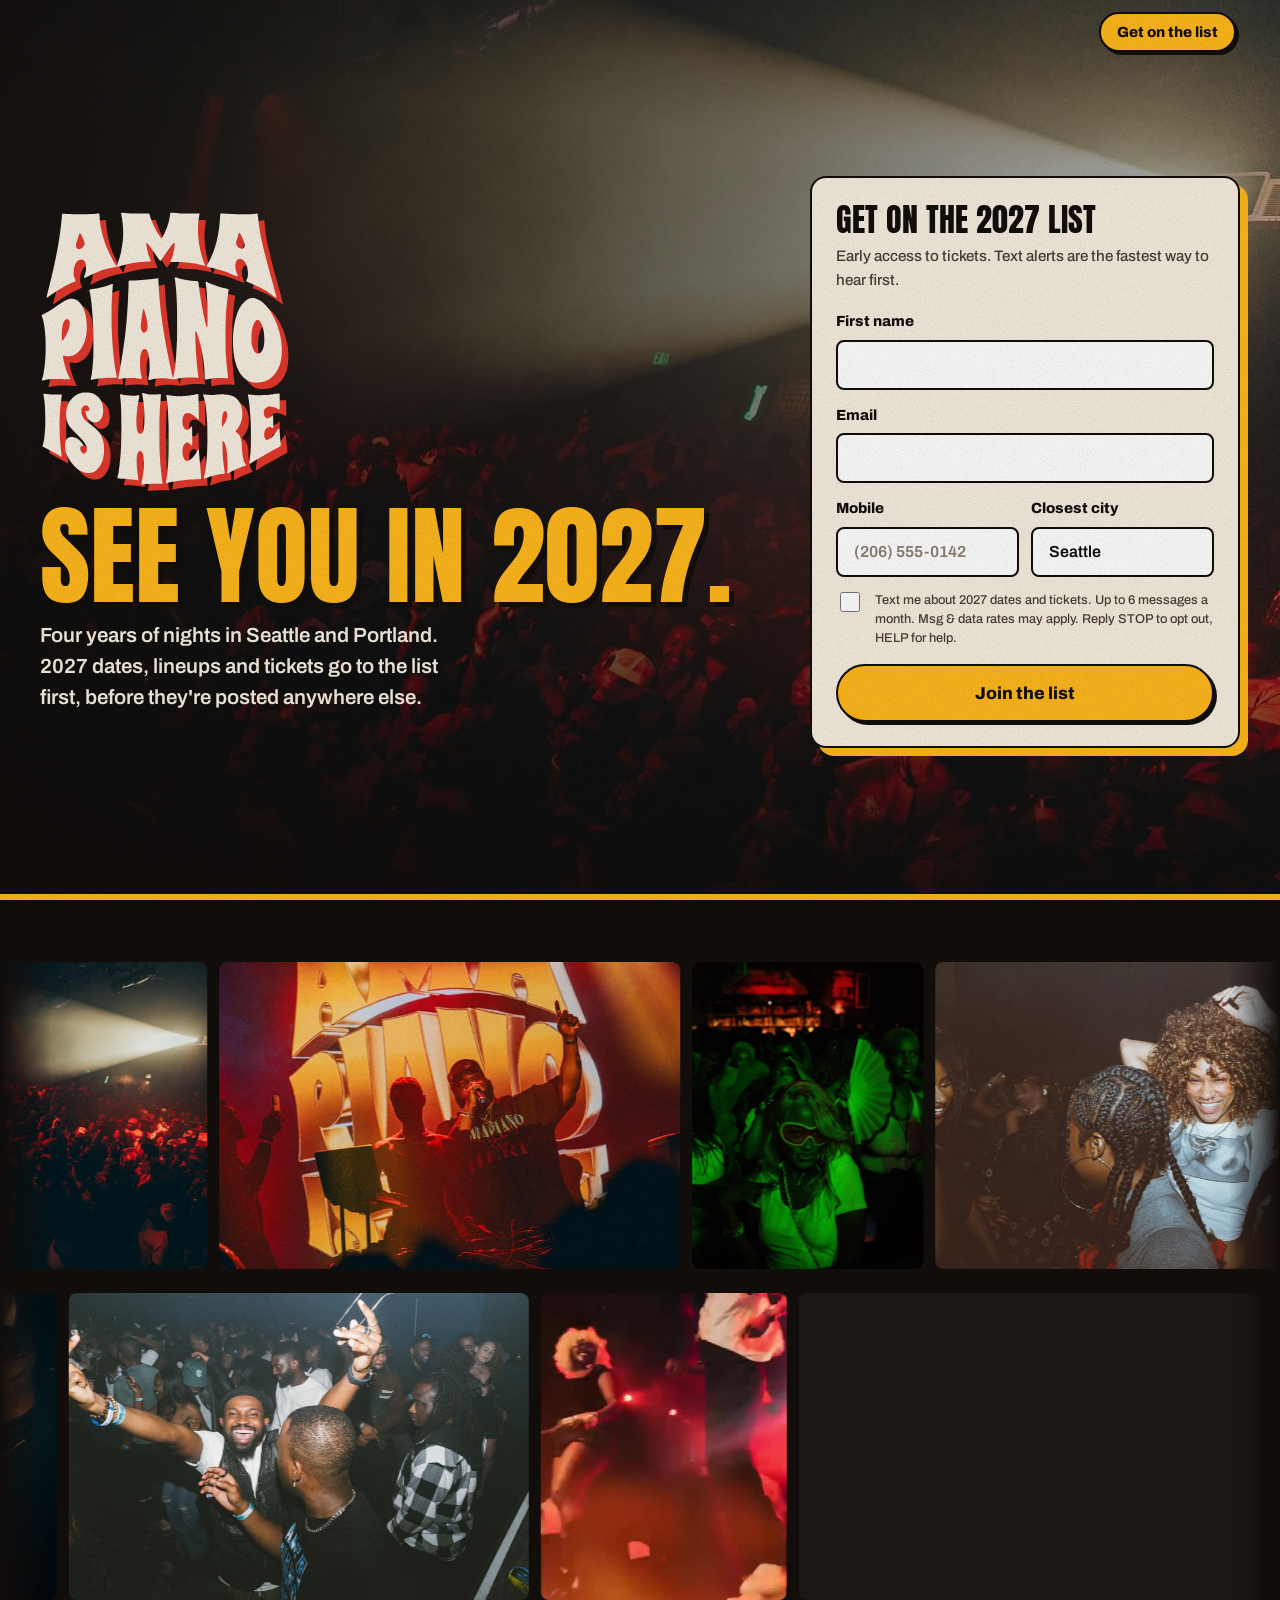
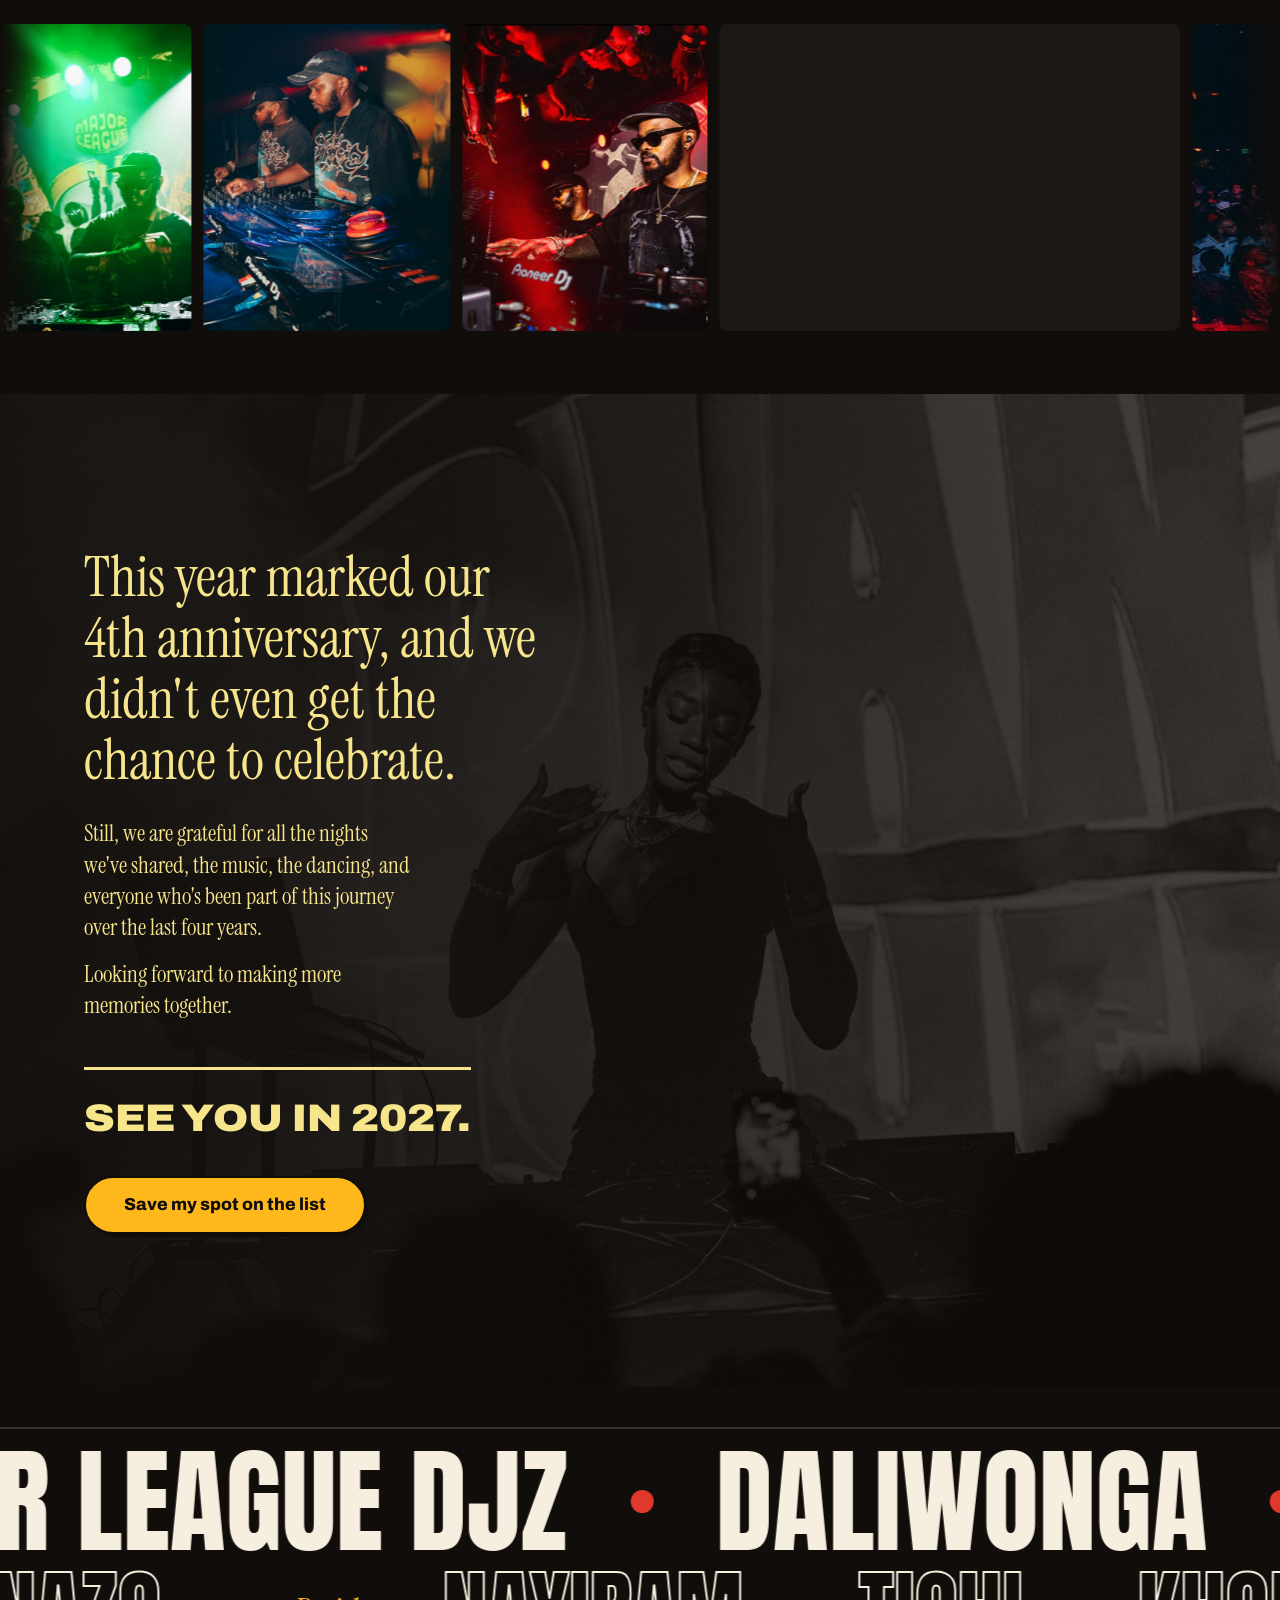
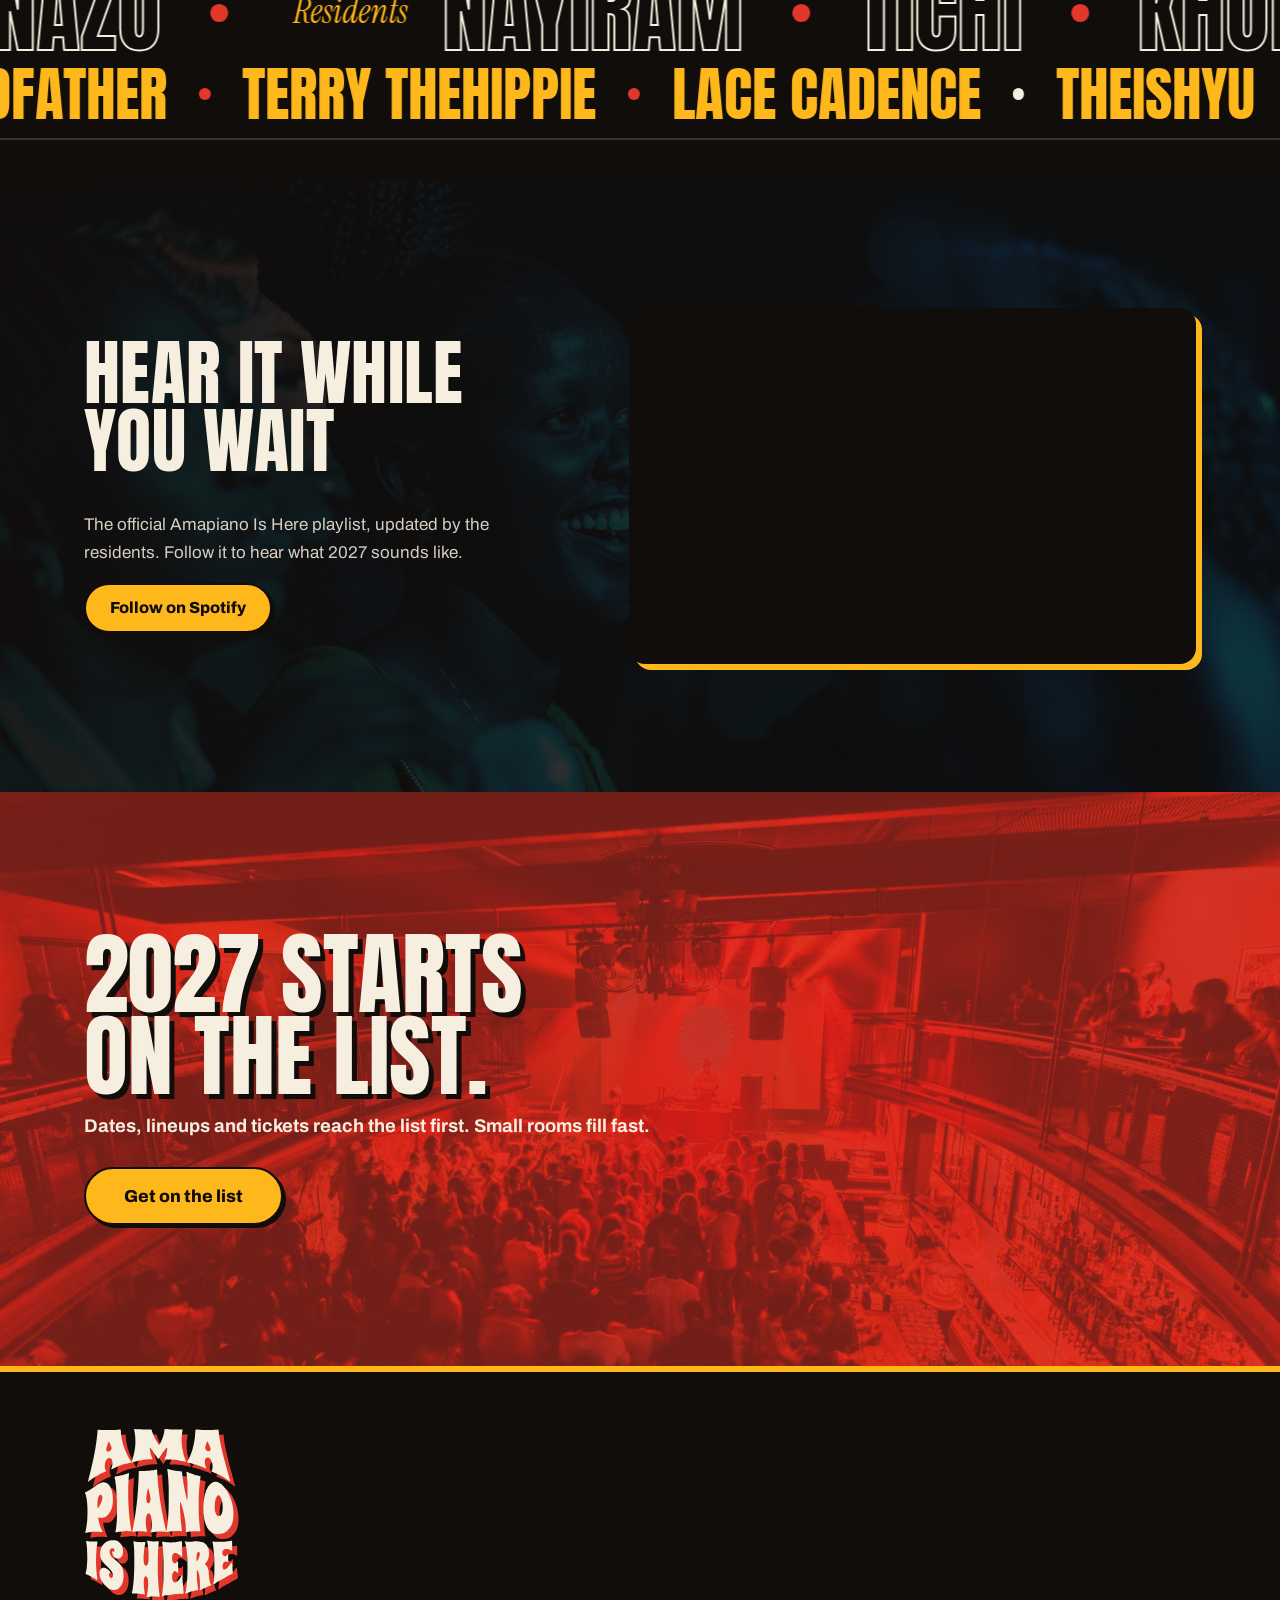
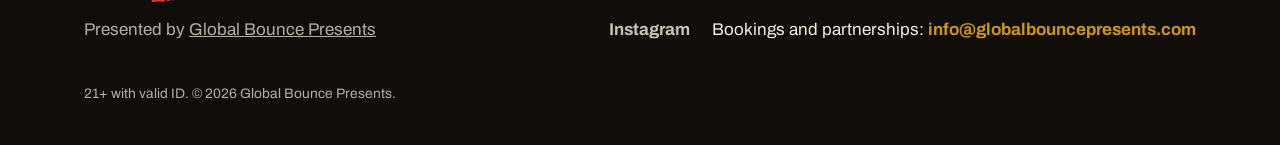
<file: public/index.html>
<!doctype html>
<html lang="en">
<head>
  <meta charset="utf-8">
  <meta name="viewport" content="width=device-width, initial-scale=1, viewport-fit=cover">
  <title>Amapiano Is Here — See you in 2027</title>
  <meta name="description" content="Amapiano Is Here returns in 2027. Join the list for first access to dates, lineups and tickets in Seattle and Portland.">
  <meta name="theme-color" content="#110D0B">
  <meta property="og:type" content="website">
  <meta property="og:url" content="https://www.amapianoishere.com/">
  <meta property="og:title" content="Amapiano Is Here — See you in 2027">
  <meta property="og:description" content="2027 dates, lineups and tickets go to the list first.">
  <meta property="og:image" content="https://www.amapianoishere.com/assets/og-image.png">
  <meta name="twitter:card" content="summary_large_image">
  <link rel="icon" href="/assets/favicon.svg" type="image/svg+xml">
  <link rel="preload" as="image" href="assets/photos/beam-crowd-1600.jpg" imagesrcset="assets/photos/beam-crowd-800.jpg 800w, assets/photos/beam-crowd-1600.jpg 1600w" imagesizes="100vw">
  <link rel="preconnect" href="https://fonts.googleapis.com">
  <link rel="preconnect" href="https://fonts.gstatic.com" crossorigin>
  <link href="https://fonts.googleapis.com/css2?family=Anton&family=Archivo:wdth,wght@62..125,400..900&family=Instrument+Serif:ital@0;1&display=swap" rel="stylesheet">
  <link rel="stylesheet" href="css/style.css?v=20261115">
</head>
<body>
  <svg width="0" height="0" style="position:absolute" aria-hidden="true"><symbol id="aih-logo" viewBox="0 0 1263 1428"><path fill="currentColor" fill-rule="evenodd" d="M527 1419.5C526.3 1418.7 526 1416.8 526.3 1415.3C526.9 1412.5 528.8 1403.2 531.6 1389C532.4 1384.9 533.2 1379.9 533.4 1378C533.6 1376.1 534.2 1370.9 534.8 1366.5C537 1351.1 537.9 1340.4 538.6 1326C538.9 1318 539.3 1309.2 539.4 1306.4C539.8 1299.1 537.5 1273.7 535.7 1266C533 1253.6 526.6 1246 518.9 1246C511.2 1246 505.6 1256.5 503 1275.7C501.6 1285.5 502.2 1320.4 504 1339C504.5 1344.2 505 1349.4 505.1 1350.5C505.2 1351.6 506.3 1360.2 507.7 1369.5C511.4 1395.9 511.6 1397.6 509.5 1398.4C508.5 1398.7 504.5 1398.4 500.6 1397.6C477.8 1392.9 446.1 1390 418.4 1390C407.1 1390 404 1389.7 403 1388.5C401.5 1386.7 401.9 1384 406.1 1367.5C406.7 1365.3 407.5 1361 408 1358C408.5 1355 409.2 1350.9 409.5 1349C411.9 1334.6 415.5 1302.7 417 1282C417.6 1274 418.3 1265 418.6 1262C423.2 1215.5 424 1060.4 420 1002C418.9 985.4 417.4 969.6 416.1 961C415.2 955.2 415.3 954.3 416.9 952.6C418.5 951.1 419.3 951 422.1 951.8C439.4 957.1 455.2 959.1 480.2 959.1C494.1 959.1 502.7 958.7 504 958C505.1 957.4 508.2 957 510.8 957.2L515.5 957.5L515.3 962.5C515.2 965.2 514.7 969.8 514.1 972.5C512.4 980.8 511 988.2 510 994C509.5 997 508.5 1003.5 507.7 1008.5C506.9 1013.5 505.7 1022.2 505.1 1028C504.5 1033.8 503.5 1042.3 503 1047C498 1090.3 500.9 1136.3 509.3 1149C513.5 1155.4 516.6 1157.2 522.2 1156.4C527.5 1155.7 528.8 1154.8 532.6 1149C536.5 1143.1 537.5 1139.7 540 1123.5C542 1110.3 542.4 1101.2 542.3 1070.5C542.2 1028.1 539.6 998.6 532.8 963.6C529.1 944.3 529.3 943.7 538.7 946.4C548.1 949.2 550.9 949.8 562.5 951.6C576 953.6 607 953.9 618.3 952C628.8 950.3 629.4 950.8 628 961.1C627.5 965.1 626.6 975.9 626 985C625.4 994.1 624.7 1002.2 624.5 1003C623.9 1004.8 623.5 1013.2 621.9 1048C621.4 1061.5 620.7 1075.9 620.5 1080C620.1 1089 620 1207.3 620.5 1221.5C621 1240.7 622 1264.6 622.5 1272C622.8 1276.1 623.2 1283.5 623.5 1288.5C624.2 1301.4 625.9 1322.9 627.1 1334C627.6 1339.2 628.7 1350 629.6 1358C630.4 1366 631.4 1375.7 631.9 1379.5C632.4 1383.3 633.3 1390.8 633.9 1396C634.6 1401.2 635.5 1407.2 636.1 1409.3C637.2 1413.6 636.6 1416.5 634.4 1417.4C633.6 1417.7 626 1417.5 617.7 1416.9C598.2 1415.5 555.6 1416.9 540.5 1419.4C531.6 1420.9 528.2 1420.9 527 1419.5ZM654.2 1412.7C653.3 1411.7 653.4 1409.4 654.6 1402.9C658.6 1380.7 659.2 1377 660.1 1370C662.5 1349.5 665.8 1310.6 666.5 1292.5C666.8 1285.3 667.3 1274.5 667.7 1268.5C668.6 1254.2 668.6 1127.5 667.7 1110C667.3 1102.6 666.8 1089.1 666.5 1080C666 1066.1 664.8 1045.4 662.5 1010C662 1002.5 660.7 991.4 657.9 971.2C656.8 963.4 656.2 956.5 656.5 956C657.4 954.6 661.4 954.8 669.5 956.5C681.1 959 709.7 962 722.8 962C736.7 962 772.2 959.5 779 958C781.5 957.4 786.3 956.5 789.8 956C793.2 955.4 798.8 954.5 802.2 954C805.7 953.4 809.6 952.6 811 952.1C820.6 948.5 823 950 823.1 959.8C823.1 963.5 823.3 972.8 823.5 980.5C823.8 991.9 824.6 1035.8 825.2 1073.6C825.4 1086 823.5 1086 811.5 1074C784 1046.4 759.7 1041.8 746.2 1061.7C741.8 1068.2 741.2 1070.5 740.1 1083.9C738.5 1105.9 742.2 1121.7 751.3 1131C756.1 1135.9 759.6 1137.3 765.2 1136.7C771.4 1135.9 774.8 1133.4 780.2 1125.8C785 1118.9 786.1 1118.2 788.4 1120.5C789.8 1121.9 790 1125.2 790.2 1141.8C790.3 1152.6 790.4 1165.5 790.6 1170.5C791.3 1201.9 791.1 1217.3 789.8 1218.1C787.4 1219.7 786.2 1219 782.7 1214.1C778.7 1208.6 774.1 1204.9 768.9 1203.2C763.9 1201.5 762.6 1201.7 757 1204.5C747.8 1209.2 742.7 1219.7 740.8 1237.8C737.6 1269.5 747.9 1298 762.7 1298C772.8 1298 790.5 1286.3 798.5 1274.2C800 1271.9 801.6 1270 802 1270C802.9 1270 807.4 1262.4 814.5 1249C819.3 1239.9 821.8 1237.4 824.1 1239.7C825.2 1240.8 827.5 1265.9 831 1312.5C831.6 1320.2 832.5 1330.8 833 1336C835.3 1359.6 836.7 1378.1 836.6 1385L836.5 1392.5L818.5 1392.6C808.1 1392.7 791.3 1393.7 778.5 1395C766.4 1396.2 752.5 1397.6 747.5 1398C724.3 1400.3 702.9 1403.2 688.8 1406C686.1 1406.6 681.9 1407.4 679.2 1407.8C676.6 1408.2 673.9 1408.9 673.2 1409.4C672.4 1409.9 669.1 1410.9 665.7 1411.6C662.3 1412.4 658.6 1413.3 657.4 1413.6C656.3 1413.9 654.9 1413.5 654.2 1412.7ZM851 1388.5C850.3 1387.7 850 1386 850.3 1384.8C850.7 1383.5 851.6 1379.7 852.4 1376.3C853.1 1372.9 854.1 1369.6 854.6 1368.8C855.1 1368.1 855.8 1365.3 856.3 1362.5C856.7 1359.8 857.5 1355 858 1352C858.5 1349 859.2 1344.9 859.5 1343C861.3 1332.3 864 1308.5 865 1294.5C865.6 1285.7 866.5 1273.8 867 1268C870.1 1232.3 870.4 1125.6 867.5 1089.5C867.2 1086.2 866.8 1079.2 866.5 1074C865.7 1058.8 862.7 1026.7 861.4 1018.5C861.1 1016.9 860.5 1012.4 860 1008.5C859.5 1004.6 858.6 999.2 858 996.5C857.4 993.8 856.5 989.5 856 987C854.4 979 853.3 974.7 850 964.7C845.9 952.4 846.4 951.3 855.6 952.9C867.5 955 892.8 956.2 903.9 955.1C935.2 952.1 942.2 951.7 956.5 952.4C973.4 953.2 982.1 954.6 992.9 958.5C1013.9 965.9 1030.7 980.5 1039.1 998.6C1040.8 1002.4 1042.9 1006.7 1043.6 1008.2C1044.4 1009.6 1045 1011.6 1045 1012.7C1045.1 1013.7 1045.8 1016.3 1046.6 1018.5C1050.4 1028.8 1051.8 1058 1049.4 1075C1047.8 1086.1 1042.8 1102.7 1039.8 1107.2C1038.8 1108.6 1038 1110.3 1038 1110.8C1038 1113.3 1021.5 1138 1019.8 1138C1018.8 1138 1016 1143.5 1016 1145.4C1016 1146.2 1018.4 1148.2 1021.2 1149.8C1034.8 1157.5 1043.8 1175 1046.9 1199.5C1047.9 1207 1048.2 1212.3 1049.6 1241.5C1050.2 1255.4 1052.4 1271.8 1055.1 1284C1056.2 1288.7 1057.4 1294.1 1057.9 1296C1059 1301 1064.4 1311.3 1068.1 1315.5C1072.6 1320.6 1072 1321 1052 1328.2C1049 1329.2 1044.4 1331 1041.8 1332.1C1039.1 1333.1 1034.6 1334.9 1031.8 1336.1C1016.1 1342.4 993 1353.3 980.8 1360.3C975.5 1363.3 975 1363.4 973.4 1361.8C971.9 1360.3 971.9 1359.1 972.9 1349.3C974.4 1334.4 974.3 1303.6 972.5 1278C971.1 1257.5 968.4 1234.6 967.2 1232.5C966.9 1232 966.1 1228.6 965.4 1225C963.2 1213.4 955.5 1196.6 951.8 1195.4C947.8 1194.2 947.5 1195.9 947.8 1221.3C948.2 1268.2 951.3 1303.7 959.1 1353.2C960.5 1362.1 959.8 1364 954.6 1364C950.6 1364 920.3 1369.4 910 1372C907.5 1372.6 903.9 1373.4 902 1373.9C900.1 1374.3 897.5 1375.2 896.3 1375.8C895.1 1376.5 893.2 1377 892.1 1377C889.2 1377 866.9 1384.5 861.1 1387.5C855.3 1390.4 852.8 1390.6 851 1388.5ZM239 1360.1C236.5 1359.7 233.5 1358.9 232.3 1358.2C231.1 1357.5 229.2 1357 228 1357C226.9 1357 223.7 1355.9 221 1354.5C218.3 1353.1 215.6 1352 215.1 1352C213.6 1352 198.2 1342.3 193.3 1338.2C187.2 1333.1 173.1 1319.3 170 1315.3C152 1292.2 145.1 1280.9 139.4 1265.8C131.9 1245.8 131.3 1243.3 130.1 1228C127.9 1199.6 136.5 1180.1 153.5 1175.2C176.2 1168.8 205.2 1183.5 220.4 1209L225.3 1217.3L223.1 1219.2C221.8 1220.2 219.3 1221 217.4 1221C212.7 1221 210.3 1224 209.5 1230.9C208.3 1241.7 213.6 1253 222.3 1258C225.1 1259.6 228.2 1261 229 1261C232.1 1261 237.6 1256.1 240.5 1250.9C243.1 1246.1 243.4 1244.7 243.2 1236.8C243.1 1231.1 242.6 1227 241.5 1225.1C240.7 1223.4 240 1221.1 240 1219.8C240 1216.4 230.4 1201.2 223 1192.9C219.4 1188.9 204.1 1173 189 1157.5C173.9 1142.1 159.3 1126.8 156.7 1123.5C151.6 1117 143 1101 141.3 1094.5C140.7 1092.3 139.7 1088.7 139.1 1086.5C134.3 1068.8 134.6 1042.7 139.8 1020.5C141.7 1012.7 145.1 1003.5 147.5 999.8C148.9 997.7 150 995.5 150 994.8C150 992.4 162.6 976.6 170.1 969.5C183.2 957 199.9 948.4 218 944.5C234 941.1 259.1 941.8 270.5 946C281.1 949.9 282.7 950.6 289.5 955.1C300.4 962.3 310.8 973.8 316 984.5C318.4 989.5 320.8 994.4 321.3 995.5C324.1 1001 327 1016.7 327.7 1029.8C328.4 1043 326.7 1060.4 324.4 1065.1C323.7 1066.6 322.5 1069.5 321.7 1071.6C319.9 1077 311.7 1087.4 306.7 1090.9C299.3 1095.9 296.1 1097.1 287.9 1097.7C275.1 1098.7 262.9 1093.9 253.9 1084.3C249.3 1079.5 243 1070 243 1068C243 1067.1 242.4 1065.6 241.6 1064.5C240.9 1063.4 240 1061.2 239.7 1059.5C239.4 1057.8 238.4 1053.1 237.6 1049C235 1035.8 235.5 1034.1 241.1 1038.1C248.1 1043 256 1037.8 256 1028.3C256 1022.4 252.1 1015.1 247.5 1012.2C237.4 1005.8 225.7 1009.9 219.1 1022C215.6 1028.4 215.6 1028.6 215.6 1040.5C215.6 1053.2 216.5 1057.1 221.6 1067.3C228.3 1080.5 235.1 1088.3 248.4 1097.8C281.3 1121.5 291.1 1129.8 303.1 1144.3C308.9 1151.2 320 1168.6 320 1170.8C320 1171.4 321.1 1174.3 322.4 1177.2C323.7 1180.1 325.4 1184.5 326 1187C326.7 1189.5 327.6 1192.6 328 1194C328.9 1196.6 330.2 1204.5 331.9 1216.5C332.8 1222.9 332.5 1254.1 331.4 1263.5C330.6 1270.6 329.2 1279.4 328.1 1283.8C327.5 1286.1 326.6 1289.7 326.1 1291.8C324.6 1298.1 323.4 1301.3 320.6 1306.7C319.2 1309.6 318 1312.4 318 1312.9C318 1314.4 308.1 1330.1 304.6 1334.1C298.7 1341 297.2 1342.5 292.9 1346C281 1355.7 270 1359.8 254.5 1360.4C248.4 1360.7 241.5 1360.5 239 1360.1ZM1087 1311.5C1086.2 1310.6 1086 1308.8 1086.4 1306.8C1089.8 1289.5 1093.6 1254.8 1095 1229C1095.9 1211.1 1095.6 1116.2 1094.6 1099.2C1094.3 1095.2 1093.9 1087.7 1093.6 1082.7C1089.6 1017.3 1085.8 984 1079.3 957.4C1078.5 954.1 1081.7 951.7 1085.9 952.4C1095.7 954.1 1119.2 956 1133 956.3C1153.8 956.8 1201.8 953.8 1211.5 951.4C1212.6 951.2 1218.5 950.3 1224.5 949.5C1230.5 948.7 1237.1 947.8 1239.1 947.4C1241.5 947 1243 947.3 1243.8 948.2C1245 949.7 1245.7 1028 1244.5 1030C1243.3 1032 1239.3 1030.9 1232.8 1027C1229.2 1024.8 1221.3 1021.4 1215.4 1019.4C1202.2 1014.9 1187.5 1014.2 1181 1017.7C1168.3 1024.5 1164.9 1029.1 1163 1041.5C1161.5 1051.9 1162.9 1060.4 1167.3 1067.8C1174.9 1080.5 1188.4 1079.8 1201.7 1066C1206.9 1060.6 1209.5 1059.8 1210.5 1063.1C1210.9 1064.2 1211.3 1079 1211.3 1095.8L1211.5 1126.5L1209.3 1126.8C1208.1 1127 1204.6 1125.7 1201.5 1123.9C1196.5 1121.1 1195.3 1120.8 1190.1 1121.3C1179.3 1122.2 1170.7 1130.3 1166.5 1143.5C1164.2 1150.5 1163.7 1168.6 1165.7 1173.5C1166.3 1175.2 1167.1 1177.7 1167.4 1179.2C1167.7 1180.7 1169.6 1183.5 1171.5 1185.6C1174.9 1189.2 1175.2 1189.3 1180.5 1188.7C1194.3 1187.3 1211.1 1172 1228.1 1145.5C1236.5 1132.5 1237.9 1130.8 1240.4 1131.2C1243 1131.6 1243.3 1133.3 1245.6 1159.5C1248.3 1190.7 1248.8 1196 1250 1207.8C1251.4 1221.4 1251.4 1221.2 1240 1227.1C1235.9 1229.2 1231.2 1231.7 1229.5 1232.6C1227.8 1233.5 1225.6 1234.8 1224.5 1235.4C1219.3 1238.1 1204.8 1246.1 1198.5 1249.7C1185.2 1257.3 1177 1262 1169.8 1266.1C1165.8 1268.3 1162.1 1270.5 1161.5 1271.1C1161 1271.6 1160 1272 1159.4 1272C1158.7 1272 1156 1273.3 1153.3 1274.9C1150.7 1276.4 1145.3 1279.5 1141.5 1281.7C1125.7 1290.7 1109.3 1300.5 1105.5 1303.2C1097.5 1308.8 1090.8 1313 1089.5 1313C1088.8 1313 1087.7 1312.3 1087 1311.5ZM103.1 1272.8C97 1268.4 76.3 1256.8 50 1243C16.2 1225.1 13.5 1223.7 13.1 1223.4C12.9 1223.2 13.2 1220.9 13.9 1218.2C20.9 1191.5 21.5 1187.9 24.3 1156.5C27.3 1124.3 27.8 1112 27.5 1078C26.9 1017.8 24.4 984.8 18.1 955.5C16.3 947.6 16.6 947.6 36.5 950.6C51.3 952.9 57.3 953.3 82.5 953.6C98.5 953.7 111.8 953.9 112.2 953.9C113.4 954 113.2 959.3 111.6 969.4C101.2 1034.7 98.7 1125.4 105 1201C107.2 1226.6 108.1 1235 110.7 1253.7C112.9 1269.5 113.1 1273.1 112.1 1274.4C110.2 1276.7 108.1 1276.3 103.1 1272.8ZM950.4 1116C954.8 1109.9 962.9 1096 964.6 1091.5C971.5 1074.2 972.1 1071.6 972.3 1061C972.5 1051.3 972.3 1050.1 969.7 1045.3C966.9 1039.8 964.2 1038.2 959.7 1039.4C956.3 1040.2 952 1044.9 952 1047.7C952 1049 951.4 1051.1 950.6 1052.3C947.6 1057.1 944.5 1086.7 944.9 1107.4C945.2 1121.7 945.7 1122.5 950.4 1116ZM1110 891C1105.9 890.5 1101.5 889.6 1100.2 889C1098.9 888.5 1097 888 1095.9 888C1094.8 888 1092 887.1 1089.8 886C1087.5 884.9 1085.1 884 1084.4 884C1082.8 884 1065.9 872.8 1064 870.5C1063.2 869.5 1060.8 867.4 1058.7 865.9C1056.6 864.4 1053.7 861.6 1052.2 859.6C1039 842.5 1036.1 838.1 1030.5 826.5C1021.8 808.6 1020 804.3 1020 801.9C1020 800.8 1019.5 798.9 1018.8 797.7C1018.2 796.5 1017.3 793.9 1016.9 792C1016.5 790.1 1015.7 787.1 1015.2 785.5C1014.2 782.7 1013 778.3 1011 770C1010.5 768.1 1009 759.1 1007.6 750C999.2 696 1000.4 630.3 1010.6 582.8C1012 576.6 1013.7 568.6 1014.4 565C1015.2 561.4 1016.3 557 1016.9 555.2C1019.6 547.3 1020.2 545.3 1021 542.1C1021.5 540.3 1022.3 538.3 1022.9 537.7C1023.5 537.1 1024 535.6 1024 534.3C1024 529 1040.2 497.2 1048.6 486C1053.1 480 1071.4 462 1073 462C1073.6 462 1075.7 460.9 1077.8 459.5C1087.3 453.3 1107.5 450.5 1119.1 453.9C1126.2 456 1142 463.9 1148.9 468.9C1166 481 1188.5 506.9 1202 529.8C1205.4 535.7 1209.6 542.7 1211.1 545.3C1212.7 548 1214 550.7 1214 551.3C1214 552 1214.9 553.6 1216 555C1217.1 556.4 1218 558.1 1218 558.7C1218 559.4 1219.8 563.7 1221.9 568.2C1224 572.8 1226.6 578.3 1227.5 580.5C1229.7 585.7 1241 619.5 1242.1 624.2C1243.1 628.3 1244.5 633.9 1246 639.8C1258.5 688.4 1259.4 750.3 1248.1 789C1247 792.6 1245.6 797.5 1244.9 800C1244.2 802.5 1242.4 807.1 1240.8 810.2C1239.3 813.4 1238 816.5 1238 817.1C1238 818.8 1228.8 834.1 1223.7 841C1217.2 849.8 1201.1 865.8 1193.5 871C1185 876.8 1166.8 886 1164 886C1162.8 886 1160.9 886.5 1159.7 887.2C1153.6 890.5 1124.3 892.7 1110 891ZM11 879.5C10 878.3 10 877.1 10.8 874.2C11.8 870.6 12.9 866.5 15 858C15.6 855.8 16.4 852.3 16.9 850.2C17.9 846.6 20.9 827.1 23 811.5C23.6 807.1 24.5 800.5 25 796.8C25.6 793.1 26 787.7 26 784.7C26 781.8 26.4 776.9 26.9 773.9C29.1 761.5 30.1 696.6 28.6 664C28 649.3 25.9 623.6 24.5 614C24.3 612.1 23.3 605.1 22.4 598.5C21 588.1 19.6 581.1 16.1 566C15.6 564.1 14.6 560.7 13.7 558.5C7.2 541.5 7.1 540.6 10.7 539.4C14 538.3 36.5 526.7 44 522.2C51.5 517.7 62.8 510.1 81.5 497C117.6 471.7 133.5 462 143.5 459.3C145.7 458.7 149.4 457.6 151.7 456.9C160.4 454.4 180.9 457 187.4 461.5C188.5 462.3 190.2 463 191.1 463C192 463 193.5 463.9 194.5 465C195.5 466.1 196.9 467 197.5 467C200.9 467 224 496.8 224 501C224 502 227.2 509.4 229.6 514.2C230.4 515.6 231 517.6 231 518.7C231.1 519.7 231.8 522.3 232.6 524.5C235.5 531.9 238.2 545.2 240.5 563C244.8 595.6 243.8 632.7 238.1 655.8C237.5 658.1 236.6 661.7 236.1 663.8C234.2 671.9 227.8 689.7 224.7 695.5C210.7 721.8 196.5 737.5 178.3 746.8C172.7 749.7 167.3 752 166.3 752C165.3 752 162.7 752.7 160.5 753.5C155.1 755.4 139.6 755.4 129.7 753.4C119.6 751.3 118.7 752 120 760C121.7 770.3 124 782.5 124.9 786C125.4 787.9 126.4 791.5 127 794C130.6 808 137.9 831 142 841C143.2 844 144.7 847.9 145.4 849.5C146 851.2 147.3 853.8 148.3 855.3C149.2 856.7 150 858.5 150 859.3C150 860 151.3 862.7 153 865.3C158.9 874.6 157.4 875.3 135.5 873.5C115.6 871.8 73.1 871.6 59.2 873C39 875.1 32.9 876.1 22.5 879C15.5 880.9 12.3 881.1 11 879.5ZM563 876.5C561.6 874.8 562.2 869.6 565.4 855.5C568.4 842.9 569.5 827.9 569.3 803C569.2 779 567.7 762.8 564.1 748.2C563.5 745.9 562.6 742.3 562.2 740.2C561.7 738.2 560.6 735.1 559.7 733.3C558.8 731.5 558 729.5 558 728.8C558 725.9 550.9 718.6 546.8 717.2C543 715.9 542.3 716 537.7 718.1C531.2 721.2 527.5 728.3 523.1 745.8C516.5 771.9 518.8 830.2 527.5 859.4C531.1 871.3 529.5 872.9 515.7 870.7C504.4 868.8 469.9 866.9 460.5 867.5C433 869.4 421.3 870.4 420 871C419.2 871.4 416.4 872 413.9 872.4C408 873.3 405.5 871.3 406.4 866.6C408.5 856.7 409 853.6 410.4 845.2C411.3 840.1 412.3 835.3 412.7 834.7C413.1 834 413.8 831 414.2 828C414.6 825 415.4 820.2 415.9 817.5C419.9 797.2 429.1 741.4 433.4 710.5C440 663.6 442 646.9 447 598.5C447.5 593 448.3 585.4 448.7 581.5C449.1 577.6 449.4 573.8 449.3 573C449.2 572.2 449.6 567.9 450.1 563.5C452.2 544.2 456.1 484.9 457.5 447.5C457.8 439.8 458.5 424.3 459 413C459.6 401.8 460 386.5 460 379C460 360.2 458.6 361.4 480.7 361.2C519.2 360.8 573 356.6 593.5 352.4C610.3 348.9 611.9 348.7 613.4 349.9C614.8 351.1 614.9 352.9 616.6 391.5C616.9 398.1 617.3 406.4 617.6 410C617.9 413.6 618.3 419.4 618.5 423C618.6 426.6 619.1 433.1 619.4 437.5C622 467.4 624.1 490.7 625 498C628.3 526.2 629.3 534.5 630.5 543C631.3 548.2 632.4 556.8 633 562C634.1 571.2 637.6 594.9 640.5 613.5C641.3 618.5 642.2 624.1 642.4 626C642.7 627.9 643.8 635.1 645 642C646.2 648.9 647.5 657 648 660C650.4 674.9 652.2 684.8 653.1 688C653.6 689.9 654.8 695.8 655.6 701C657.1 710.5 657.5 712.8 660.4 727.2C661.3 731.5 662.7 738.5 663.5 742.8C664.4 747 666 755 667.1 760.5C668.2 766 669.5 772.5 670 775C670.9 779.6 672.9 789.2 675.5 801.2C676.3 805 677.7 811.3 678.5 815.2C679.4 819.2 680.8 825.6 681.6 829.5C682.4 833.4 683.5 838.5 684 841C684.5 843.5 685.3 847.3 685.9 849.5C690.5 867.9 690.2 867.3 692.1 863.8C693.3 861.6 693.7 859.8 696 845.8C698.5 830.7 699.1 827 700 820C700.5 815.9 701.4 808.7 702 804C704 788.6 706.6 758.9 707.5 741C707.8 735.2 708.2 729.1 708.5 727.5C708.8 725.9 709.4 713.6 710 700.3C710.6 687 711.3 672.6 711.6 668.3C712.4 658.4 712.4 520.6 711.6 500C711.3 491.5 710.8 480.7 710.5 476C710.3 471.3 709.8 460.3 709.5 451.5C709.2 442.7 708.7 434.1 708.5 432.5C708.2 430.9 707.8 425.2 707.5 420C706.5 402.3 703.7 375.7 701.4 361.5C699 347.2 699 344.4 701.5 344.7C705.2 345.1 715.6 347.7 717.6 348.8C718.7 349.4 721.8 350.3 724.5 350.9C727.3 351.4 731.3 352.4 733.5 352.9C756.4 358.5 781.5 362.5 804.3 364.1C823.5 365.5 822.3 364.8 823.5 375.6C826.9 405.5 838.6 482.7 843 504C844.1 509.2 845.5 516.4 846 520C846.6 523.6 847.5 528.8 848.1 531.5C848.6 534.2 849.4 538.5 849.9 541C850.3 543.5 851 546.2 851.4 547C851.7 547.8 852.7 551.9 853.5 556C854.3 560.1 855.7 566.4 856.5 570C857.4 573.6 858.8 579.4 859.5 583C863.5 601.9 865.5 605.8 869 601.5C870.8 599.4 870.5 514 868.6 463.5C867.7 439.3 864.1 395.6 861.9 383.5C861.4 380.2 860.6 376 860.3 374.2C859.7 370.8 861.2 368 863.7 368C864.5 368 869.3 369.9 874.3 372.1C879.4 374.4 885.5 377.2 888 378.3C894.3 381.2 907.8 386 912 386.9C913.9 387.4 917.1 388.4 919 389.3C920.9 390.1 924.5 391.3 927 392C929.5 392.7 933.1 393.8 935 394.6C936.9 395.4 940.5 396.5 943 397.1C959.2 401 965.3 402.3 971 403.3C981.4 405.2 980.9 403.7 977.5 423C976.6 428.2 975.7 434.5 975.4 437C975.1 439.5 974.5 444.9 974.1 449C970.4 480.6 966.4 525.6 965.5 546.5C964.2 577 963.5 613 963.5 654C963.6 708 964.4 736.1 967 768C970.4 809.8 972.5 829.6 975.6 850.2C977.3 861.7 977.4 867.6 976 868.5C975.4 868.9 970.1 868.6 964.2 868C940.4 865.3 901.8 867.1 877.2 872C874.4 872.5 869.9 873.4 867.2 873.9C864.6 874.4 861.6 875.1 860.4 875.5C856.7 876.7 855.5 873.7 855.4 863.1C855.3 854.2 854.4 831.7 853.5 817.5C852.7 805.8 849.7 779.7 848.1 770.2C847.5 767.1 846.4 760 845.5 754.5C844.7 749 843.3 741.1 842.4 737C841.6 732.9 840.5 727.5 840 725C839.5 722.5 838.6 718.5 838 716C837.4 713.5 836.3 708.6 835.5 705C833.4 695.3 832.3 690.8 831.2 687.5C830.6 685.9 829.6 682.5 829 680C824.6 662.6 813.1 627.3 811 624.7L809.3 622.6L807.7 625.1C806.3 627.1 806.1 629.8 806.5 640.5C806.7 647.7 807.2 664.1 807.5 677.1C807.8 690.1 808.3 703.8 808.5 707.6C808.7 711.4 809.2 719.5 809.5 725.5C809.8 731.5 810.5 741.9 811 748.5C811.5 755.1 812.4 766.4 813 773.5C814.5 792 816.7 813.5 818.6 828C819.5 834.9 820.4 842.1 820.6 844C820.8 845.9 821.5 851.3 822 855.9C823.5 867 823.2 867.4 816.7 866.6C789.2 863 749 864.5 719 870.1C693.1 875 692.7 875.1 690.6 873.7C688.5 872.4 677.2 870.7 661.5 869.4C633.6 867 599.9 869.5 574 876C565.3 878.2 564.4 878.2 563 876.5ZM264.6 875.1C262.9 873.2 262.9 872.8 264.4 867.8C268.2 855.3 271.9 827.8 274 798C274.5 790 275.2 782.4 275.5 781C278.1 766.9 278.1 642.4 275.5 592.5C274 565.3 272.9 546.1 272.1 534.5C271.5 527.4 270.6 514.5 270 506C269.4 497.5 268.3 485.3 267.4 479C266.6 472.7 265.5 463.7 264.9 459C262.2 436.9 260.8 429.6 256.7 415.7C254.9 409.2 255.5 408.9 275.9 405.4C285.9 403.7 295.7 401.8 297.8 401.2C299.8 400.6 302.9 399.9 304.5 399.6C308.7 399 319.4 396.5 326.5 394.5C329.8 393.6 334.1 392.5 336 392.1C337.9 391.6 340.6 390.8 342 390.2C343.4 389.7 348.4 388 353.3 386.5C358.1 385 362.2 383.4 362.5 383C362.8 382.6 364.6 381.9 366.6 381.5C368.6 381.2 371.3 380.2 372.5 379.4C374.9 377.9 377.5 378.3 378.3 380.5C378.6 381.2 378 390.9 377 402.1C376 413.3 375.2 423.2 375.2 424C375.1 428.7 372.9 469.8 372.3 477C371.5 488.4 371.5 596.5 372.4 611C372.7 617.3 373.5 632.6 374 645C374.6 657.4 375.2 670.2 375.4 673.5C375.7 676.8 376.4 687.1 377 696.5C377.6 705.9 378.5 716.4 379.1 720C379.6 723.6 380.2 729.6 380.5 733.5C381 741.2 382.5 756.5 383.9 767.5C384.4 771.4 385.5 780.2 386.4 787.3C387.2 794.3 388.4 802.8 388.9 806.3C389.5 809.7 390.1 814.1 390.4 816C391.9 826.5 395.7 848.2 397.9 858.4C399.9 867.4 401.4 866.9 372.7 866.3C356.5 865.9 343.8 866.1 337 866.9C331.2 867.5 322 868.5 316.5 869C305.1 870.1 281 873.7 276.5 875C269.1 877.1 266.4 877.1 264.6 875.1ZM1142.8 737.3C1146.7 735.1 1152.6 728.3 1154.8 723.5C1160 712.2 1160.8 709.4 1163.6 693C1167 673.5 1164.5 629.5 1159.1 611.7C1158.6 609.9 1157.1 605.1 1155.9 601C1153 591.6 1146 577.2 1141.9 572.6C1135.5 565.2 1131.6 564.1 1123.8 567.1C1120.9 568.3 1113.5 578.7 1111.2 584.9C1105.3 600.3 1104.1 604.5 1101.9 615.5C1099.4 628.3 1098.9 634 1098.3 655C1097.6 682.7 1098.5 690.2 1104.3 709.5C1109 725.2 1118.6 738 1127.6 740.3C1131.2 741.2 1138.5 739.8 1142.8 737.3ZM120.3 670C127.5 661.5 145.4 626.4 148.9 614C152.2 602.3 153 598.8 153.9 592.2C154.9 584.8 153.8 572.4 151.9 568.7C151.3 567.8 149 565.6 146.8 563.9C143.1 561.3 142.1 561 138.1 561.6C122.1 564 113 596.3 113.4 649C113.5 660.9 113.9 671.1 114.4 671.8C115.6 673.8 117.7 673.2 120.3 670ZM549.3 627.7C554 623 556.4 616.7 558.4 603.7C560.1 592.7 556.8 572 548 537.8C547.4 535.7 546.6 532.3 546.1 530.2C545.7 528.2 544.5 524.5 543.6 522C542.8 519.5 542 516.5 542 515.4C542 514.2 541.1 512.2 540.1 510.9C536.7 506.8 535.3 509.8 533 526C531.9 534 529.4 549.7 527.6 561C525.7 572.3 523.9 585.1 523.6 589.5C521.9 612 530.1 632 541.1 632C544.4 632 545.7 631.3 549.3 627.7ZM35.2 448.7C34 447.2 34.6 440.7 36.3 437.5C36.9 436.4 37.7 433.5 38.1 431C38.5 428.5 39.3 424.7 39.9 422.5C41.7 415.4 44.1 405.6 44.9 401.9C45.3 400 46.1 397.7 46.5 396.9C47 396.1 47.8 393.5 48.2 391C48.8 387 49.9 382.5 53 370C53.5 368.1 54.3 364.7 54.9 362.5C57 354 59.1 345.3 60.1 341.5C60.6 339.3 61.7 334.6 62.5 331C63.2 327.4 64.6 321.6 65.5 318C66.4 314.4 67.7 308.6 68.5 305C69.2 301.4 70.6 295.6 71.5 292C73.1 285.4 73.7 282.9 76.4 268.5C77.3 264.1 78.3 259.8 78.6 259C79 258.2 79.7 255.5 80.1 253C81.3 246.6 82.9 238.2 84 233C87.9 214.2 88.8 209.1 95.3 171.5C100.2 143.1 105.6 104.7 109 73.8C109.6 68.7 110.5 60.9 111 56.5C111.5 52.1 112.5 41.5 113.1 33C114 21.6 114.7 17 115.9 15.6C117.6 13.6 115.5 13.6 145 16.1C160.5 17.4 245.7 17.4 265 16C286.5 14.5 302.1 13 303.2 12.4C304.6 11.5 307.8 13 308.5 14.8C308.8 15.7 309.3 21.6 309.5 28C310.1 43.5 314.5 80.3 317 90C317.5 91.9 318.1 94.8 318.4 96.5C318.7 98.2 319.6 102.4 320.5 106C321.4 109.6 322.6 114.2 323.1 116.2C323.6 118.3 324.4 121.7 324.9 123.8C325.4 125.8 326.4 129.3 327 131.5C327.6 133.7 328.6 137.3 329.1 139.5C330.8 146.3 340 173.4 341.5 176.2C342.3 177.6 343 179.5 343 180.4C343 181.2 343.7 183.6 344.6 185.7C352.6 204.4 366.2 233.2 370.8 240.8C372.5 243.8 374 246.6 374 247.1C374 247.5 375.3 250 376.9 252.7C378.5 255.3 383.3 263.5 387.6 270.8C391.9 278.1 395.9 284.5 396.6 285.1C398.5 286.6 400.6 281.7 407.7 259.5C417.3 229.8 417.9 227.6 420 217C420.5 214.5 421.6 209.1 422.4 205C424.9 193.1 429.7 158.7 430.9 144.5C434.1 107.1 430.6 57.4 422.1 17.6C421.5 14.8 421.3 11.7 421.6 10.7C422.3 8.5 422.1 8.5 452.5 11.1C459.6 11.8 488.2 12.3 515.9 12.5L566.3 12.6L568.1 16.1C569.1 18 569.9 20.4 570 21.5C570 22.6 571.3 27.1 572.9 31.5C574.5 35.9 576.8 42.2 578 45.5C579.1 48.8 581.5 54.6 583.2 58.5C589.7 73.5 594.3 83.6 595.7 86C596.4 87.4 599 92.3 601.4 97C603.8 101.7 608.1 109.3 611 114C613.9 118.7 618.1 125.4 620.3 129C625.8 137.9 629.2 142 631.1 142C632.6 142 640 131 640 128.6C640 128 640.9 126.4 642 125C643.1 123.6 644 121.8 644 121C644 120.2 644.9 118.4 646 117C647.1 115.6 648 113.9 648 113.3C648 112.6 649.3 109.2 650.9 105.8C652.5 102.3 654.8 97 656 94C657.2 91 659.1 86.6 660.1 84.2C661.1 81.9 662 79.3 662 78.4C662 77.5 663.2 73.4 664.6 69.2C666.1 65 667.7 59.8 668.1 57.8C668.6 55.7 669.5 52.1 670.1 49.8C672.5 40.2 674.9 25.9 675.6 17.3C676.4 8.5 677.5 7.8 688.1 9C719.7 12.8 777.7 14.5 810.9 12.8C821.7 12.2 827.6 12.2 828.3 12.9C829.3 13.9 828.9 16.4 825.9 31.5C817.9 71.4 819 136.4 828.5 183.5C833 206 832.8 205.3 837.9 226C838.8 229.3 839.4 231.2 842.1 239.2C842.7 241 843.5 243.8 843.8 245.5C844 247.2 844.9 249.4 845.6 250.5C846.4 251.6 847 253.2 847 254.2C847 255.9 849 261 851.6 266.2C852.4 267.6 853 269.5 853 270.4C853 271.2 854 274 855.2 276.4C857 280.2 857.1 281.1 856 282.5C854.6 284.2 852.4 284.2 844.5 282.1C842.3 281.5 837.1 280.3 833 279.5C828.9 278.6 823.9 277.5 822 276.9C820.1 276.4 814.2 275.3 809 274.4C803.8 273.6 797 272.5 794 271.9C788.5 271 782.9 270.4 753.5 267.5C744.7 266.6 724.2 265.7 708 265.4C673.4 264.9 673.8 265 678.8 257C680.6 254.2 682 251.4 682 250.9C682 250.4 683.3 247.3 685 244C686.7 240.7 688 237.3 688 236.4C688 235.5 688.9 231.8 690.1 228.1C693.6 216.8 694 215.4 694 213C694 211.7 694.4 209.3 694.9 207.6C695.5 205.9 696.4 199.8 697 194C697.6 188.2 698.6 180 699.2 175.7C700.9 163.1 697.3 161.4 689.4 171.1C686.7 174.5 683.1 178.9 681.4 180.9C679.7 182.9 676.8 186.8 675 189.5C673.1 192.2 669.5 197.2 667 200.5C662 207 655.5 216.1 650 224.4C634.3 248 627.3 258 626.1 258.5C623.8 259.4 620.4 255.4 608.9 238.5C602.9 229.7 595.8 219.3 593 215.5C590.2 211.7 585.7 205.1 582.8 201C573.3 187.1 558 167.2 556.3 166.6C555.4 166.2 554 166.6 553.1 167.4C551.8 168.8 551.8 170.5 553.9 183.7C555.1 191.9 556.5 200.2 557.1 202.2C557.6 204.3 558.5 207.8 559 210C559.5 212.2 560.5 215.9 561.1 218.2C563 225.8 566 235.4 568.2 240.5C572.2 250.2 573.3 252.5 574.7 255.4C576.9 260.1 574.4 262 565.9 262C556.8 262 530.7 263.7 519 265.1C501.8 267.1 460.7 274.2 449.8 277C447.7 277.6 444.3 278.4 442.2 278.9C431.3 281.6 419.6 284.9 409.2 288.1C405.2 289.4 401.8 289.9 399.9 289.5C398.3 289.1 396.4 289.3 395.7 289.8C395 290.4 390.4 291.6 385.5 292.5C380.5 293.4 374.5 294.5 372 295.1C369.5 295.6 364.6 296.7 361 297.5C357.4 298.3 352.7 299.3 350.5 299.8C348.3 300.3 345.5 301.2 344.3 301.8C343.1 302.5 341.2 303 340.1 303C337.5 303 311.5 311.5 307.8 313.5C306.4 314.3 304.4 315 303.3 315C302.3 315 300.1 315.9 298.5 317C296.9 318.1 294.7 319 293.8 319C292.8 319 289.7 320.1 286.8 321.4C283.9 322.7 277.2 325.7 272 328C266.8 330.4 261.7 332.7 260.8 333.1C236.6 345.1 231.1 347.4 229.6 346.1C227.5 344.4 227.6 343 229.9 337.8C236 324.1 236.9 320.3 239 301.8C240.6 287.7 237 268.1 231.3 260.3C225 251.7 213.4 249.2 203.2 254.4C190.1 261 183.6 271.3 176.9 296C175.8 300.1 174.3 319.5 174.5 326C175 336.2 177.1 344.3 181.5 353C182.9 355.7 184.1 359.4 184.2 361.2C184.5 364.8 183.7 365.4 172 370C166.9 372.1 150.7 379.2 146.8 381.1C145.8 381.6 144.2 382.4 143.3 382.8C142.3 383.3 140.5 384.2 139.2 384.8C138 385.5 136.2 386.4 135.2 386.8C134.3 387.3 132.2 388.5 130.5 389.4C128.8 390.3 124.8 392.5 121.5 394.2C103.7 403.4 74.8 422.1 52.5 439C37.1 450.6 36.9 450.8 35.2 448.7ZM1210 439.9C1183.7 420.1 1163.3 407.6 1135 393.7C1113.2 383.1 1107.2 380.4 1086.2 372.1C1083.6 371.1 1079.1 369.2 1076.2 367.9L1070.8 365.6L1071.4 361.6C1071.8 359.5 1072.9 356.5 1073.8 355.1C1074.8 353.7 1076.2 350.5 1076.9 348C1077.6 345.5 1078.6 342.1 1079.1 340.4C1081.3 333.2 1079.7 307.8 1076.2 292.5C1073 279 1063.9 261.2 1057.6 256.6C1051.2 251.7 1041.7 248 1035.7 248C1028.7 248 1020.4 255.7 1017.3 265C1014 275.2 1014.1 301.3 1017.5 309.3C1018.2 311.1 1019.3 314.5 1020 317C1020.7 319.5 1022.3 324 1023.6 327C1029.6 340.4 1027 342.3 1012.3 335.3C1006.3 332.5 999.1 329.3 996.2 328.1C984.8 323.5 980.4 321.7 977 320.3C972.1 318.2 932.2 304.9 927.8 303.9C923.7 302.9 918.1 301.6 912.2 300C896.7 296 885.5 293.5 875.8 292C865.9 290.4 863.6 288.4 866.4 283.7C867.5 281.9 870.4 276.7 873 272C879.7 259.5 879.8 259.4 882.9 253.3C883.9 251.2 890.4 236.7 894.8 226.5C897.6 220.1 900.1 213.6 902.8 205.5C903.4 203.8 904.3 200.9 905 199C905.7 197.1 906.6 194.3 907.1 192.8C907.6 191.2 908.5 188.5 909.1 186.8C909.7 185 910.6 181.9 911 180C911.4 178.1 912.3 175.2 912.8 173.5C913.4 171.8 914.4 168.6 914.9 166.2C915.5 163.9 916.5 160.1 917.1 157.8C917.7 155.4 918.6 151.9 919 150C919.9 146.5 922.2 136.1 924.1 126.5C926.8 112.8 930.8 85.8 932.1 71.5C934.2 49.5 935 39 935.6 27.5C936.4 11.8 936.4 11.7 948.5 13C1000.7 18.5 1109.6 18.8 1127.1 13.4C1130.1 12.5 1130.9 15.5 1132.5 32.5C1133.3 41.9 1134.5 52.6 1135 56.5C1135.5 60.4 1136.8 70.2 1137.9 78.5C1139 86.8 1140.1 94.8 1140.4 96.5C1141.1 100.6 1146.9 131.5 1148 137C1148.5 139.5 1149.4 143.8 1149.9 146.5C1150.5 149.2 1151.6 154.4 1152.5 158C1153.4 161.6 1154.8 167.4 1155.5 171C1156.3 174.6 1157.6 180.4 1158.5 184C1161.8 197.1 1162.1 198.6 1163.5 205C1164.3 208.6 1165.3 213.3 1165.9 215.5C1166.5 217.7 1167.4 221.5 1168 224C1168.6 226.5 1169.5 230.3 1170.1 232.5C1170.6 234.7 1171.4 238.1 1171.9 240.1C1172.3 242 1173 244.3 1173.5 245C1174 245.7 1174.7 248 1175.1 249.9C1175.8 253.4 1177.9 262 1180.1 270.5C1180.6 272.7 1181.4 276.1 1181.9 278C1182.3 279.9 1183.2 282.5 1183.8 283.7C1184.5 284.9 1185 286.7 1185 287.8C1185 288.9 1185.7 292.2 1186.6 295.1C1187.4 298.1 1189 303.6 1190.1 307.5C1191.2 311.4 1192.6 315.9 1193.1 317.5C1194.1 320.3 1196 327.7 1197.9 336C1198.3 337.9 1199.2 340.5 1199.8 341.7C1200.5 342.9 1201 344.7 1201 345.8C1201 346.9 1201.7 350.2 1202.6 353.1C1203.4 356.1 1205 361.6 1206.1 365.5C1207.2 369.4 1208.6 373.9 1209.1 375.5C1209.7 377.1 1210.8 381.2 1211.6 384.5C1212.4 387.8 1213.5 392.3 1214.1 394.5C1214.6 396.7 1215.4 400.1 1215.9 402C1216.3 403.9 1217.2 406.5 1217.8 407.7C1218.5 408.9 1219 410.7 1219 411.8C1219 412.9 1219.7 416.2 1220.6 419.1C1221.4 422.1 1222.6 426.3 1223.2 428.5C1223.7 430.7 1225.1 435.6 1226.3 439.3C1228.4 446.3 1228.1 449.2 1224.9 449.8C1224.1 449.9 1217.4 445.5 1210 439.9ZM211.5 196.6C222.3 192.8 233.5 176.5 231.7 167.3C229.7 157.2 229.2 156 222.9 142.2C221.3 138.8 220 135.4 220 134.7C220 134 218.7 131.3 217 128.7C215.3 126.1 214 123.5 214 123C214 120.9 209.4 115 207.9 115C205.7 115 204.6 116.6 203.3 121.5C200.3 132.3 199.5 134.6 198.3 136.5C197.6 137.6 197 139.2 197 140.1C197 142.3 193.5 153.1 191.6 156.9C190.7 158.5 190 160.8 190 162C190 163.2 189.3 165.4 188.5 167C187.5 168.9 186.9 173 186.8 178C186.8 185.3 187 186.3 189.9 190.8C191.6 193.5 194 196.2 195.3 196.8C198.4 198.3 206.8 198.2 211.5 196.6ZM1054.3 194.4C1055.2 194.1 1057.9 191.2 1060.1 187.8C1063.8 182.4 1064.1 181.4 1063.7 177.2C1063 171 1061.6 165.3 1059.8 161C1058.9 159.1 1057.2 155 1056 152C1054.8 149 1052.5 143.7 1050.9 140.2C1049.3 136.8 1048 133.4 1048 132.7C1048 132 1046.7 129.3 1045 126.7C1043.3 124.1 1042 121.4 1042 120.8C1042 120.2 1040.9 118.2 1039.5 116.4C1037 113.1 1036.8 113.1 1034.4 114.6C1033.1 115.5 1031.7 117.4 1031.4 118.9C1031.1 120.3 1028.5 129.2 1025.5 138.5C1017.3 164.6 1017.7 162.7 1019 170C1022.2 188 1038.3 199.1 1054.3 194.4Z"/></symbol></svg>
  <a class="skip" href="#join">Skip to sign-up</a>

  <header class="nav" id="nav">
    <a class="nav__mark" href="#top" aria-label="Amapiano Is Here, back to top">
      <svg class="logo logo--nav" viewBox="0 0 1263 1428" aria-hidden="true"><use href="#aih-logo"/></svg>
    </a>
    <a class="btn btn--small btn--gold nav__cta nav__cta--always" href="#join">Get on the list</a>
  </header>

  <main id="main">
    <!-- HERO: photo + promise + form, all above the fold -->
    <section class="fhero" id="top">
      <img class="fhero__photo" src="assets/photos/beam-crowd-1600.jpg" srcset="assets/photos/beam-crowd-800.jpg 800w, assets/photos/beam-crowd-1600.jpg 1600w" sizes="100vw" alt="" aria-hidden="true" fetchpriority="high" decoding="async">
      <div class="fhero__inner">
        <div class="fhero__copy">
          <h1 class="fhero__logo">
            <span class="sr-only">Amapiano Is Here</span>
            <svg class="logo logo--fhero" viewBox="0 0 1263 1428" aria-hidden="true" focusable="false"><use class="logo__s" href="#aih-logo" x="34" y="34"/><use class="logo__f" href="#aih-logo"/></svg>
          </h1>
          <p class="fhero__kicker">See you in 2027.</p>
          <p class="fhero__sub">Four years of nights in Seattle and Portland. 2027 dates, lineups and tickets go to the list first, before they're posted anywhere else.</p>
        </div>

        <div class="formcard" id="join">
          <h2 class="formcard__title">Get on the 2027 list</h2>
          <p class="formcard__note">Early access to tickets. Text alerts are the fastest way to hear first.</p>
          <form class="form form--card" id="joinForm" novalidate>
            <div class="field field--full">
              <label for="f-name">First name</label>
              <input id="f-name" name="name" autocomplete="given-name" required>
              <p class="field__err" id="err-name">Add your first name.</p>
            </div>
            <div class="field field--full">
              <label for="f-email">Email</label>
              <input id="f-email" name="email" type="email" autocomplete="email" inputmode="email" required>
              <p class="field__err" id="err-email">Use a full email address, like name@example.com.</p>
            </div>
            <div class="field">
              <label for="f-phone">Mobile</label>
              <input id="f-phone" name="phone" type="tel" autocomplete="tel" inputmode="tel" placeholder="(206) 555-0142">
              <p class="field__err" id="err-phone">Use a 10-digit US number, or leave it blank.</p>
            </div>
            <div class="field">
              <label for="f-city">Closest city</label>
              <select id="f-city" name="city">
                <option>Seattle</option>
                <option>Portland</option>
                <option>Somewhere else</option>
              </select>
            </div>
            <label class="consent field--full">
              <input type="checkbox" name="sms_consent" id="f-sms">
              <span>Text me about 2027 dates and tickets. Up to 6 messages a month. Msg &amp; data rates may apply. Reply STOP to opt out, HELP for help.</span>
            </label>
            <input class="hp" type="text" name="company" tabindex="-1" autocomplete="off" aria-hidden="true">
            <div class="form__foot field--full">
              <button class="btn btn--gold btn--big btn--block" type="submit" id="joinBtn">Join the list</button>
              <p class="form__status" id="formStatus" role="status" aria-live="polite"></p>
            </div>
          </form>
        </div>
      </div>
      <div class="band band--hero" aria-hidden="true"></div>
    </section>

    <!-- PHOTO WALL -->
    <section class="section gallery" id="gallery" aria-label="Photos from Amapiano Is Here">
      <div class="reels" id="galleryGrid"></div>
    </section>

    <!-- ANNIVERSARY NOTE -->
    <section class="note has-photo">
      <img class="section__photo note__photo" src="assets/photos/dj-backdrop-1600.jpg" srcset="assets/photos/dj-backdrop-800.jpg 800w, assets/photos/dj-backdrop-1600.jpg 1600w" sizes="100vw" alt="" aria-hidden="true" loading="lazy" decoding="async">
      <div class="wrap note__inner">
        <p class="note__big">This year marked our 4th anniversary, and we didn't even get the chance to celebrate.</p>
        <p class="note__body">Still, we are grateful for all the nights we've shared, the music, the dancing, and everyone who's been part of this journey over the last four years.</p>
        <p class="note__body">Looking forward to making more memories together.</p>
        <p class="note__sign">See you in 2027.</p>
        <a class="btn btn--gold btn--big" href="#join">Save my spot on the list</a>
      </div>
    </section>

    <!-- WHO'S PLAYED THE ROOM -->
    <section class="section lineup" id="lineup" aria-label="Artists who have played Amapiano Is Here">
      <div class="marquee" id="marquee" aria-hidden="true"></div>
      <ul class="sr-only" id="artistList"></ul>
    </section>

    <!-- PLAYLIST -->
    <section class="section playlist has-photo" id="playlist">
      <img class="section__photo" src="assets/photos/blue-faces-1600.jpg" srcset="assets/photos/blue-faces-800.jpg 800w, assets/photos/blue-faces-1600.jpg 1600w" sizes="100vw" alt="" aria-hidden="true" loading="lazy" decoding="async">
      <div class="wrap playlist__grid">
        <div>
          <h2 class="h2">Hear it while you wait</h2>
          <p>The official Amapiano Is Here playlist, updated by the residents. Follow it to hear what 2027 sounds like.</p>
          <a class="btn btn--gold" id="spotifyFollow" href="#" target="_blank" rel="noopener">Follow on Spotify</a>
        </div>
        <div class="player" id="player"></div>
      </div>
    </section>

    <!-- CLOSING CALL -->
    <section class="closer has-photo">
      <img class="section__photo closer__photo" src="assets/photos/balcony-room-1600.jpg" srcset="assets/photos/balcony-room-800.jpg 800w, assets/photos/balcony-room-1600.jpg 1600w" sizes="100vw" alt="" aria-hidden="true" loading="lazy" decoding="async">
      <div class="wrap closer__inner">
        <h2 class="closer__h">2027 starts on the list.</h2>
        <p>Dates, lineups and tickets reach the list first. Small rooms fill fast.</p>
        <a class="btn btn--gold btn--big" href="#join">Get on the list</a>
      </div>
    </section>
  </main>

  <footer class="foot">
    <div class="band" aria-hidden="true"></div>
    <div class="wrap foot__grid">
      <div>
        <p class="foot__mark"><span class="sr-only">Amapiano Is Here</span><svg class="logo logo--foot" viewBox="0 0 1263 1428" aria-hidden="true"><use href="#aih-logo"/></svg></p>
        <p class="foot__by">Presented by <a href="https://www.globalbouncepresents.com" target="_blank" rel="noopener" id="presenterLink">Global Bounce Presents</a></p>
      </div>
      <ul class="foot__links">
        <li><a id="igLink" href="#" target="_blank" rel="noopener">Instagram</a></li>
        <li class="foot__mail">Bookings and partnerships: <a id="mailLink" href="mailto:info@globalbouncepresents.com">info@globalbouncepresents.com</a></li>
      </ul>
      <p class="foot__legal">21+ with valid ID. © <span id="year"></span> Global Bounce Presents.</p>
    </div>
  </footer>

  <a class="stickycta" id="stickyCta" href="#join" hidden><span>Get on the 2027 list</span></a>

  <div class="lightbox" id="lightbox" role="dialog" aria-modal="true" aria-label="Photo viewer" hidden>
    <button class="lightbox__close" aria-label="Close photo viewer">×</button>
    <button class="lightbox__nav lightbox__nav--prev" aria-label="Previous photo">‹</button>
    <figure class="lightbox__fig">
      <div class="lightbox__media" id="lbMedia"></div>
      <figcaption id="lbCap"></figcaption>
    </figure>
    <button class="lightbox__nav lightbox__nav--next" aria-label="Next photo">›</button>
  </div>

  <script src="js/config.js?v=20261115"></script>
  <script src="js/main.js?v=20261115"></script>
</body>
</html>
</file>
<file: public/css/style.css>
/* ============================================================
   AMAPIANO IS HERE
   Palette pulled from the @amapianoishere flyers and club lighting:
   chilli red, gold, green, blue, black, cream,
   plus the anniversary pink and the Holocene kraft orange.
   ============================================================ */

:root {
  --ink: #110D0B;
  --ink-2: #1D1714;
  --cream: #F6EEDF;
  --cream-2: #EADFC9;
  --red: #E2382B;
  --red-deep: #B8261C;
  --gold: #FFB81C;
  --green: #007749;
  --green-deep: #00563A;
  --blue: #1A2FA0;
  --pink: #F2559E;
  --kraft: #E8955A;
  --mute: rgba(246, 238, 223, 0.72);
  --line: rgba(246, 238, 223, 0.16);
  --line-ink: rgba(17, 13, 11, 0.18);
  --err: #7A0E08;

  --display: "Anton", "Impact", "Arial Narrow Bold", sans-serif;
  --body: "Archivo", system-ui, -apple-system, "Segoe UI", sans-serif;
  --serif: "Instrument Serif", Georgia, serif;

  --wrap: 1200px;
  --gutter: clamp(16px, 4vw, 44px);
  --r-sm: 8px;
  --r-md: 16px;
  --r-pill: 999px;
  --ease: cubic-bezier(.2, .8, .2, 1);

  --grain: url("data:image/svg+xml,%3Csvg xmlns='http://www.w3.org/2000/svg' width='220' height='220'%3E%3Cfilter id='n'%3E%3CfeTurbulence type='fractalNoise' baseFrequency='.85' numOctaves='3' stitchTiles='stitch'/%3E%3CfeColorMatrix values='0 0 0 0 0 0 0 0 0 0 0 0 0 0 0 0 0 0 .55 0'/%3E%3C/filter%3E%3Crect width='100%25' height='100%25' filter='url(%23n)'/%3E%3C/svg%3E");
}

*, *::before, *::after { box-sizing: border-box; }
html { scroll-behavior: smooth; scroll-padding-top: 72px; -webkit-text-size-adjust: 100%; }
body {
  margin: 0;
  background: var(--ink);
  color: var(--cream);
  font: 400 1.0625rem/1.6 var(--body);
  font-stretch: 100%;
  -webkit-font-smoothing: antialiased;
  overflow-x: hidden;
}
/* risograph-style grain over everything, like the flyers */
body::after {
  content: ""; position: fixed; inset: 0; z-index: 70; pointer-events: none;
  background-image: var(--grain); opacity: .22; mix-blend-mode: multiply;
}
img { max-width: 100%; display: block; }
a { color: inherit; }
button { font: inherit; color: inherit; cursor: pointer; }
:focus-visible { outline: 3px solid var(--gold); outline-offset: 3px; border-radius: 4px; }
::selection { background: var(--gold); color: var(--ink); }

.skip {
  position: absolute; left: 12px; top: -60px; z-index: 100;
  background: var(--gold); color: var(--ink); padding: 10px 16px; border-radius: var(--r-sm);
  font-weight: 800; text-decoration: none;
}
.skip:focus { top: 12px; }

.wrap { max-width: var(--wrap); margin: 0 auto; padding: 0 var(--gutter); }

/* ---------- Type ---------- */
.h2 {
  font-family: var(--display);
  font-weight: 400;
  text-transform: uppercase;
  font-size: clamp(2.4rem, 5.6vw, 4.6rem);
  line-height: .95;
  letter-spacing: 0.005em;
  margin: 0 0 0.5em;
  max-width: 14ch;
  text-wrap: balance;
}
p { margin: 0 0 1em; max-width: 62ch; }
.lede { font-size: 1.25rem; line-height: 1.5; font-weight: 500; }

/* ---------- Buttons ---------- */
.btn {
  display: inline-flex; align-items: center; justify-content: center; gap: 0.55em;
  min-height: 50px; padding: 0 1.5em;
  border-radius: var(--r-pill); border: 2px solid transparent;
  font: 800 1rem var(--body); text-decoration: none; white-space: nowrap;
  transition: transform .15s var(--ease), background-color .15s, box-shadow .15s, color .15s;
}
.btn:active { transform: translate(2px, 2px); box-shadow: none !important; }
.btn svg { width: 18px; height: 18px; }
.btn--gold { background: var(--gold); color: var(--ink); box-shadow: 3px 3px 0 var(--ink); border-color: var(--ink); }
.btn--gold:hover { background: #FFC94D; }
.btn--ink { background: var(--ink); color: var(--cream); box-shadow: 3px 3px 0 var(--cream); }
.btn--ink:hover { background: #2a221d; }
.btn--cream { background: var(--cream); color: var(--ink); border-color: var(--ink); box-shadow: 3px 3px 0 var(--ink); }
.btn--cream:hover { background: #fff; }
.btn--small { min-height: 40px; padding: 0 1.1em; font-size: 0.92rem; }
.btn--big { min-height: 58px; padding: 0 2.2em; font-size: 1.08rem; }

#grooveBtn .i-stop { display: none; }
#grooveBtn[aria-pressed="true"] .i-play { display: none; }
#grooveBtn[aria-pressed="true"] .i-stop { display: block; }
#grooveBtn[aria-pressed="true"] { background: var(--gold); color: var(--ink); }

/* ---------- Nav ---------- */
.nav {
  position: fixed; inset: 0 0 auto 0; z-index: 50;
  display: flex; align-items: center; gap: 24px;
  height: 64px; padding: 0 var(--gutter);
  transition: background-color .25s, box-shadow .25s;
}
.nav.is-solid { background: var(--ink); box-shadow: 0 1px 0 var(--line); }
.nav__mark { display: block; color: var(--cream); transition: transform .2s var(--ease); }
.nav__mark:hover { transform: rotate(-4deg) scale(1.06); }
.logo--nav { height: 44px; width: auto; filter: drop-shadow(2px 2px 0 var(--ink)); }
.nav__links { display: flex; gap: 26px; margin-left: auto; }
.nav__links a { text-decoration: none; font-size: 0.95rem; font-weight: 700; opacity: .8; transition: opacity .15s; }
.nav__links a:hover, .nav__links a.is-active { opacity: 1; text-decoration: underline; text-decoration-thickness: 2px; text-underline-offset: 6px; text-decoration-color: var(--gold); }
.nav__toggle { display: none; margin-left: auto; width: 44px; height: 44px; background: none; border: 0; position: relative; }
.nav__toggle span { position: absolute; left: 11px; right: 11px; height: 2.5px; background: var(--cream); transition: transform .25s var(--ease), top .25s; }
.nav__toggle span:first-child { top: 17px; }
.nav__toggle span:last-child { top: 25px; }
.nav__toggle[aria-expanded="true"] span:first-child { top: 21px; transform: rotate(45deg); }
.nav__toggle[aria-expanded="true"] span:last-child { top: 21px; transform: rotate(-45deg); }

.mobile-menu {
  position: fixed; inset: 64px 0 0 0; z-index: 49;
  background: var(--ink);
  display: flex; flex-direction: column; padding: 16px var(--gutter);
}
.mobile-menu[hidden] { display: none; }
.mobile-menu a:not(.btn) { display: flex; justify-content: space-between; align-items: baseline; font-family: var(--display); text-transform: uppercase; font-size: 2.3rem; text-decoration: none; padding: 8px 0; border-bottom: 1px solid var(--line); }
.mobile-menu em { font-family: var(--serif); text-transform: none; font-size: 1.2rem; color: var(--gold); }
.mobile-menu .btn { margin-top: 24px; }

/* ---------- Hero ---------- */
.hero {
  position: relative; min-height: min(94svh, 920px);
  display: flex; flex-direction: column; justify-content: center;
  padding: 96px var(--gutter) 64px;
  background:
    radial-gradient(70% 60% at 80% 30%, rgba(255, 184, 28, 0.28), transparent 60%),
    radial-gradient(80% 70% at 0% 100%, rgba(120, 10, 10, 0.55), transparent 60%),
    var(--red);
  color: var(--ink);
  overflow: hidden;
  cursor: crosshair;
  isolation: isolate;
}
.hero__canvas { position: absolute; inset: 0; width: 100%; height: 100%; z-index: -1; }
.hero__inner { width: 100%; max-width: var(--wrap); margin: 0 auto; display: grid; grid-template-columns: 1fr auto; gap: 32px; align-items: center; }
.hero__pre { font-weight: 800; font-size: 0.9rem; margin: 0 0 14px; color: var(--cream); }

.sr-only { position: absolute; width: 1px; height: 1px; padding: 0; margin: -1px; overflow: hidden; clip: rect(0 0 0 0); white-space: nowrap; border: 0; }
.logo { display: block; overflow: visible; }

/* Hero logo: the brand mark, cream with a hard flyer shadow, gently drifting like the animated logo */
.wordmark { margin: 0 0 26px; user-select: none; line-height: 0; }
.wordmark__float { display: inline-block; animation: drift 10s ease-in-out infinite; }
.logo--hero { width: auto; height: clamp(260px, 52vh, 520px); max-width: 100%; }
.logo__face { fill: var(--cream); }
.logo__shadow { fill: var(--ink); transform: translate(26px, 26px); }
.logo .g { transform-box: fill-box; transform-origin: 50% 100%; }
.wordmark.hit .logo__face .g { animation: bounce .42s var(--ease) both; animation-delay: calc(var(--i) * 26ms); }
.wordmark.hit .logo__face .l1 { animation-delay: calc(60ms + var(--i) * 26ms); }
.wordmark.hit .logo__face .l2 { animation-delay: calc(120ms + var(--i) * 26ms); }
.wordmark.hit-alt .logo__face .l2 { animation: flash .5s var(--ease) both; animation-delay: calc(var(--i) * 30ms); }
@keyframes bounce {
  0% { transform: translateY(0) scaleY(1); }
  30% { transform: translateY(-5%) scaleY(1.05); fill: var(--gold); }
  100% { transform: translateY(0) scaleY(1); }
}
@keyframes flash { 35% { fill: var(--gold); transform: translateY(-4%); } }
@keyframes drift {
  0%, 100% { transform: translate(0, 0) rotate(0deg); }
  25% { transform: translate(6px, -8px) rotate(-1.2deg); }
  50% { transform: translate(-4px, 4px) rotate(0.8deg); }
  75% { transform: translate(-7px, -5px) rotate(-0.4deg); }
}

.hero__sub { font-size: clamp(1.15rem, 1.7vw, 1.4rem); font-weight: 600; max-width: 30ch; margin-bottom: 26px; color: var(--ink); }
.hero__actions { display: flex; flex-wrap: wrap; gap: 14px; }
.hero__hint { margin: 20px 0 0; font-size: 0.92rem; font-weight: 600; color: var(--ink); opacity: .75; transition: opacity .4s; }
.hero__hint.is-gone { opacity: 0; }

.hero__side { align-self: start; padding-top: 40px; }
.badge { width: clamp(150px, 18vw, 240px); height: auto; animation: rot 22s linear infinite; filter: drop-shadow(4px 4px 0 var(--ink)); }
.badge__bg { fill: var(--gold); stroke: var(--ink); stroke-width: 3; }
.badge__txt { font: 900 15px var(--body); letter-spacing: 2px; text-transform: uppercase; fill: var(--ink); }
.badge__mid { font: 400 46px var(--display); fill: var(--red); }
@keyframes rot { to { transform: rotate(360deg); } }
body.grooving .badge { animation-duration: 4.25s; }

.next {
  position: relative; z-index: 1;
  width: 100%; max-width: var(--wrap); margin: 36px auto 0;
  display: flex; flex-wrap: wrap; align-items: baseline; gap: 4px 16px;
}
.next:empty { display: none; }
.next > div {
  display: inline-flex; flex-wrap: wrap; align-items: baseline; gap: 4px 14px;
  background: var(--cream); color: var(--ink); padding: 12px 18px; border: 2px solid var(--ink);
  box-shadow: 4px 4px 0 var(--ink); border-radius: var(--r-sm); transform: rotate(-1deg);
}
.next strong { font-family: var(--display); font-weight: 400; text-transform: uppercase; font-size: 1.3rem; letter-spacing: .01em; }
.next span { font-weight: 600; font-size: 0.95rem; }
.next .count { font-variant-numeric: tabular-nums; color: var(--red); font-weight: 800; }


/* ---------- Ticker ---------- */
.ticker { background: var(--ink); color: var(--gold); overflow: hidden; padding: 14px 0; border-bottom: 1px solid var(--line); }
.ticker__track { display: flex; align-items: center; gap: 26px; width: max-content; animation: tick 40s linear infinite; }
.ticker span { font-family: var(--display); text-transform: uppercase; font-size: 1.6rem; white-space: nowrap; }
.ticker span:nth-child(4n+3) { color: var(--cream); }
.ticker i { width: 14px; height: 14px; flex: none; background: var(--red); transform: rotate(45deg); }
.ticker i:nth-of-type(3n) { background: var(--green); }
.ticker i:nth-of-type(3n+1) { background: var(--blue); }
@keyframes tick { to { transform: translateX(-50%); } }

/* ---------- Sections ---------- */
.section { padding: clamp(80px, 10vw, 140px) 0; position: relative; }
.section__head { display: flex; flex-wrap: wrap; align-items: end; justify-content: space-between; gap: 16px 40px; margin-bottom: 44px; }
.section__head .h2 { margin-bottom: 0; }
.section__note { margin: 0; max-width: 34ch; font-size: 0.98rem; font-weight: 500; opacity: .8; }

/* About: cream paper */
.about { background: var(--cream); color: var(--ink); }
.about .h2 { color: var(--ink); }
.about__grid { display: grid; grid-template-columns: 1fr 1.2fr; gap: 40px 72px; align-items: start; }
.about__body p:not(.lede) { color: #3f342d; }
.facts { display: grid; grid-template-columns: repeat(3, 1fr); margin: 40px 0 0; border-top: 2px solid var(--ink); }
.facts div { padding: 16px 16px 0 0; }
.facts div + div { padding-left: 18px; border-left: 1px solid var(--line-ink); }
.facts dt { font-size: 0.85rem; font-weight: 700; color: var(--red-deep); margin-bottom: 4px; }
.facts dd { margin: 0; font-family: var(--display); text-transform: uppercase; font-size: 1.3rem; line-height: 1.1; }

/* Sound: green flyer with speaker pads */
.sound { background: var(--green); overflow: hidden; }
.sound::before {
  content: ""; position: absolute; inset: 0; pointer-events: none;
  background: radial-gradient(60% 80% at 100% 0%, rgba(255, 184, 28, 0.18), transparent 60%);
}
.sound__grid { display: grid; grid-template-columns: 1.05fr 1fr; gap: 48px 72px; align-items: center; position: relative; }
.sound__copy p { color: rgba(246, 238, 223, 0.86); }
.sound__try { color: var(--gold) !important; font-weight: 800; margin-top: 1.4em; }

.pads { display: grid; grid-template-columns: 1fr 1fr; gap: 14px; }
.pad {
  position: relative; padding: 18px 16px 16px;
  display: flex; flex-direction: column; align-items: center; text-align: center;
  background: var(--ink); color: var(--cream);
  border: 2px solid var(--ink); border-radius: var(--r-md);
  box-shadow: 5px 5px 0 var(--green-deep);
  transition: transform .08s, box-shadow .08s;
  touch-action: manipulation; -webkit-tap-highlight-color: transparent;
}
.pad.is-hit { transform: translate(3px, 3px); box-shadow: 2px 2px 0 var(--green-deep); }
.cone {
  width: min(100%, 150px); aspect-ratio: 1; border-radius: 50%; margin-bottom: 14px;
  display: grid; place-items: center;
  background: radial-gradient(circle, #2d2622 0 30%, #1a1512 31% 58%, #2d2622 59% 64%, #0d0a08 65%);
  box-shadow: inset 0 0 0 5px #3a312b;
}
.cone i {
  width: 30%; aspect-ratio: 1; border-radius: 50%; background: var(--gold);
  box-shadow: 0 0 0 4px var(--ink);
  transition: transform .2s var(--ease);
}
.pad[data-sound="logHigh"] .cone i { background: var(--red); }
.pad[data-sound="piano"] .cone i { background: var(--cream); }
.pad[data-sound="shaker"] .cone i { background: var(--blue); }
.pad.is-hit .cone i { transform: scale(1.35); transition-duration: 0s; }
.pad__name { font-family: var(--display); text-transform: uppercase; font-size: clamp(1.3rem, 2.4vw, 1.7rem); line-height: 1; }
.pad__meta { font-size: 0.86rem; margin-top: 6px; opacity: .75; }
.pad kbd { font: 700 0.78rem var(--body); border: 1px solid var(--line); border-radius: 5px; padding: 1px 6px; margin-right: 4px; }

/* Lineup: flyer cards with shield-oval portraits */
.lineup { background: var(--ink); }
.chips { display: flex; gap: 8px; flex-wrap: wrap; }
.chip {
  min-height: 42px; padding: 0 16px; border-radius: var(--r-pill);
  border: 2px solid var(--line); background: transparent; font-weight: 700; font-size: 0.92rem;
  transition: background-color .15s, color .15s, border-color .15s;
}
.chip:hover { border-color: var(--cream); }
.chip.is-on { background: var(--gold); color: var(--ink); border-color: var(--gold); }

.artists { list-style: none; margin: 0; padding: 0; display: grid; grid-template-columns: repeat(auto-fill, minmax(min(100%, 250px), 1fr)); gap: 22px; }
.artist[hidden] { display: none; }
.artist__btn {
  position: relative; display: block; width: 100%; padding: 18px 18px 20px; text-align: left;
  border: 2px solid var(--ink); border-radius: var(--r-md);
  background: var(--card, var(--red)); color: var(--ink);
  box-shadow: 5px 5px 0 var(--cream);
  transition: transform .15s var(--ease), box-shadow .15s;
}
.artist__btn:hover { transform: translate(-2px, -2px); box-shadow: 7px 7px 0 var(--cream); }
.artist__shield {
  display: block; width: 82%; margin: 4px auto 0; aspect-ratio: 0.78;
  border-radius: 50%; overflow: hidden; border: 5px solid var(--cream);
  box-shadow: 0 0 0 2px var(--ink), 4px 6px 0 2px var(--ink);
  background: var(--ink);
}
.artist__shield svg, .artist__shield img { width: 100%; height: 100%; object-fit: cover; display: block; }
.artist__name {
  display: block; position: relative; z-index: 1;
  font-family: var(--display); text-transform: uppercase; font-size: clamp(1.7rem, 2.6vw, 2.2rem); line-height: .95;
  margin: -0.55em 0 6px; text-align: center; color: var(--cream);
  text-shadow: 3px 3px 0 var(--ink), -1px -1px 0 var(--ink), 1px -1px 0 var(--ink), -1px 1px 0 var(--ink);
}
.artist__role { display: block; text-align: center; font-weight: 700; font-size: 0.92rem; }
.artist__star {
  position: absolute; top: -12px; right: -10px; z-index: 2;
  width: 74px; height: 74px; display: grid; place-items: center;
  font: 400 0.82rem/1 var(--display); text-transform: uppercase; color: var(--ink); text-align: center;
  background: var(--gold); transform: rotate(12deg);
  clip-path: polygon(50% 0%, 61% 13%, 77% 6%, 80% 23%, 96% 25%, 90% 41%, 100% 54%, 87% 63%, 91% 80%, 74% 81%, 68% 97%, 54% 88%, 40% 99%, 32% 84%, 15% 88%, 15% 71%, 0% 63%, 9% 49%, 2% 33%, 18% 28%, 19% 11%, 36% 15%);
}
.artist__more {
  position: absolute; left: 14px; top: 14px; width: 32px; height: 32px; border-radius: 50%;
  display: grid; place-items: center; background: var(--ink); color: var(--cream);
  font: 600 1.25rem/1 var(--body); transition: transform .25s var(--ease);
}
.artist__btn[aria-expanded="true"] .artist__more { transform: rotate(45deg); }
.artist__bio { display: grid; grid-template-rows: 0fr; transition: grid-template-rows .35s var(--ease); }
.artist__bio > div { overflow: hidden; }
.artist__bio p { margin: 12px 4px 0; font-size: 0.95rem; }
.artist__bio .from { color: var(--gold); font-weight: 700; font-size: 0.88rem; }
.artist__bio .played { color: var(--mute); font-size: 0.86rem; }
.artist.is-open .artist__bio { grid-template-rows: 1fr; }
.hosts { margin: 44px 0 0; max-width: 80ch; color: var(--mute); }
.hosts strong { color: var(--cream); }

/* Nights: kraft paper, ticket-stub rows */
.nights { background: var(--kraft); color: var(--ink); }
.timeline { list-style: none; margin: 0; padding: 0; display: grid; gap: 12px; }
.night {
  display: grid; grid-template-columns: 150px 1.1fr 1.3fr; gap: 6px 28px; align-items: center;
  padding: 18px 22px; background: var(--cream); border: 2px solid var(--ink); border-radius: var(--r-sm);
  position: relative;
}
.night::before, .night::after {
  content: ""; position: absolute; left: 150px; width: 18px; height: 18px; border-radius: 50%;
  background: var(--kraft); border: 2px solid var(--ink); transform: translateX(10px);
}
.night::before { top: -10px; clip-path: inset(50% 0 0 0); }
.night::after { bottom: -10px; clip-path: inset(0 0 50% 0); }
.night__date { font-family: var(--display); text-transform: uppercase; font-size: 1.25rem; line-height: 1.05; color: var(--red-deep); font-variant-numeric: tabular-nums; border-right: 2px dashed var(--line-ink); padding-right: 16px; }
.night__title { font-family: var(--display); text-transform: uppercase; font-size: clamp(1.35rem, 2.3vw, 1.9rem); line-height: 1; }
.night__title small { display: block; font: 700 0.9rem var(--body); text-transform: none; margin-top: 6px; color: #5a4a3f; }
.night__lineup { font-weight: 700; margin: 0 0 2px; }
.night__hosts { margin: 0; font-size: 0.92rem; color: #5a4a3f; }

/* Gallery */
.gallery { background: var(--ink); }
.grid { display: grid; grid-template-columns: repeat(4, 1fr); grid-auto-rows: 210px; grid-auto-flow: dense; gap: 12px; }
.tile { position: relative; border-radius: var(--r-sm); overflow: hidden; border: 0; padding: 0; background: var(--ink-2); }
.tile--tall { grid-row: span 2; }
.tile--wide { grid-column: span 2; }
.tile img { width: 100%; height: 100%; object-fit: cover; transition: transform .6s var(--ease); }
.tile:hover img { transform: scale(1.04); }
.tile__ph { position: absolute; inset: 0; display: block; }
.tile__ph svg, .ph-big svg { width: 100%; height: 100%; display: block; }
.tile__cap {
  position: absolute; left: 10px; bottom: 10px; padding: 4px 10px; text-align: left;
  font-size: 0.82rem; font-weight: 800; background: var(--cream); color: var(--ink); border-radius: 4px;
  opacity: 0; transform: translateY(6px); transition: opacity .25s, transform .25s var(--ease);
}
.tile:hover .tile__cap, .tile:focus-visible .tile__cap { opacity: 1; transform: none; }

.lightbox {
  position: fixed; inset: 0; z-index: 80; background: rgba(17, 13, 11, 0.95);
  display: grid; grid-template-columns: 64px 1fr 64px; align-items: center;
  padding: 24px 8px; animation: fade .2s;
}
.lightbox[hidden] { display: none; }
@keyframes fade { from { opacity: 0; } }
.lightbox__fig { margin: 0; display: flex; flex-direction: column; align-items: center; gap: 14px; max-height: 100%; }
.lightbox__media { width: min(100%, 1100px); max-height: 78vh; display: flex; justify-content: center; }
.lightbox__media img { max-height: 78vh; width: auto; border-radius: var(--r-sm); }
.lightbox__media .ph-big { width: min(100%, 900px); aspect-ratio: 3 / 2; border-radius: var(--r-sm); overflow: hidden; }
.lightbox figcaption { font-weight: 700; text-align: center; }
.lightbox__close { position: absolute; top: 14px; right: 14px; width: 48px; height: 48px; border-radius: 50%; border: 2px solid var(--line); background: none; font-size: 1.8rem; line-height: 1; }
.lightbox__nav { width: 52px; height: 52px; border-radius: 50%; border: 2px solid var(--line); background: none; font-size: 2rem; line-height: 1; justify-self: center; }
.lightbox__nav:hover, .lightbox__close:hover { border-color: var(--gold); }

/* Playlist: SA blue */
.playlist { background: var(--blue); }
.playlist__grid { display: grid; grid-template-columns: 1fr 1.2fr; gap: 40px 72px; align-items: center; }
.playlist p { color: rgba(246, 238, 223, 0.86); }
.player { border-radius: var(--r-md); overflow: hidden; min-height: 380px; background: var(--ink); border: 2px solid var(--ink); box-shadow: 6px 6px 0 var(--gold); }
.player iframe { display: block; width: 100%; height: 452px; border: 0; }
.player__empty { min-height: 380px; display: grid; place-items: center; padding: 32px; text-align: center; }
.player__vinyl {
  width: 210px; height: 210px; border-radius: 50%; margin: 0 auto 22px;
  background:
    radial-gradient(circle, var(--ink) 0 3%, var(--red) 3% 15%, var(--gold) 15% 17%, var(--ink) 17% 19%, transparent 19%),
    repeating-radial-gradient(circle, #1c1612 0 3px, #2a221d 3px 5px);
  box-shadow: 0 0 0 2px var(--line);
  animation: spin 3.2s linear infinite; animation-play-state: paused;
}
.player__empty:hover .player__vinyl, body.grooving .player__vinyl { animation-play-state: running; }
@keyframes spin { to { transform: rotate(360deg); } }

/* Join: gold flyer */
.join { background: var(--gold); color: var(--ink); }
.join__grid { display: grid; grid-template-columns: 0.85fr 1.15fr; gap: 40px 72px; align-items: start; }
.join__small { font-size: 0.95rem; }

.form { display: grid; grid-template-columns: 1fr 1fr; gap: 18px 16px; }
.field { display: flex; flex-direction: column; gap: 6px; min-width: 0; margin: 0; padding: 0; border: 0; }
.field--full { grid-column: 1 / -1; }
.field label, .field legend { font-weight: 800; font-size: 0.92rem; padding: 0; }
.opt { font-weight: 500; }
.field input, .field select, .field textarea {
  width: 100%; min-height: 54px; padding: 12px 16px;
  background: var(--cream); color: var(--ink);
  border: 2px solid var(--ink); border-radius: var(--r-sm);
  font: 600 1rem var(--body);
  transition: box-shadow .15s;
}
.field textarea { resize: vertical; min-height: 96px; }
.field select { appearance: none; background-image: linear-gradient(45deg, transparent 50%, var(--ink) 50%), linear-gradient(135deg, var(--ink) 50%, transparent 50%); background-position: calc(100% - 22px) 50%, calc(100% - 16px) 50%; background-size: 6px 6px; background-repeat: no-repeat; padding-right: 40px; }
.field input::placeholder, .field textarea::placeholder { color: #8d7f72; }
.field input:focus, .field select:focus, .field textarea:focus { outline: none; box-shadow: 4px 4px 0 var(--ink); }
.field__err { display: none; color: var(--err); font-size: 0.88rem; font-weight: 700; margin: 0; }
.field.is-bad input { border-color: var(--err); background: #FFE9E3; }
.field.is-bad .field__err { display: block; }
.field--message[hidden] { display: none; }

.toggles { display: flex; flex-wrap: wrap; gap: 8px; margin-top: 4px; }
.toggle { position: relative; }
.toggle input { position: absolute; opacity: 0; inset: 0; cursor: pointer; }
.toggle span {
  display: inline-flex; align-items: center; min-height: 44px; padding: 0 16px; border-radius: var(--r-pill);
  border: 2px solid var(--ink); font-weight: 700; font-size: 0.94rem; background: transparent;
  transition: background-color .15s, color .15s;
}
.toggle input:checked + span { background: var(--ink); color: var(--gold); }
.toggle input:focus-visible + span { outline: 3px solid var(--red); outline-offset: 2px; }

.consent { display: flex; gap: 12px; align-items: flex-start; font-size: 0.86rem; line-height: 1.5; cursor: pointer; font-weight: 500; }
.consent input { width: 20px; height: 20px; margin-top: 1px; accent-color: var(--ink); flex: none; }
.hp { position: absolute; left: -9999px; width: 1px; height: 1px; opacity: 0; }
.form__foot { display: flex; flex-wrap: wrap; align-items: center; gap: 14px 20px; margin-top: 6px; }
.form__status { margin: 0; font-weight: 800; }
.form__status.bad { color: var(--err); }
.form.is-sent .field, .form.is-sent .consent, .form.is-sent #joinBtn { display: none; }
.form.is-sent .form__status { font-family: var(--display); font-weight: 400; text-transform: uppercase; font-size: 2rem; line-height: 1.05; }
.form.is-sent .form__status em { display: block; font-family: var(--serif); text-transform: none; color: var(--red-deep); font-size: 1.4rem; }

/* Footer */
.foot { background: var(--ink); padding: 0 0 40px; }
.foot__grid { display: grid; grid-template-columns: 1fr auto; gap: 24px 40px; align-items: end; padding-top: 56px; }
.foot__mark { margin: 0 0 18px; color: var(--cream); }
.logo--foot { height: clamp(120px, 16vw, 170px); width: auto; filter: drop-shadow(5px 5px 0 var(--red)); }
.foot__by { color: var(--mute); margin: 0; }
.foot__links { list-style: none; margin: 0; padding: 0; display: flex; gap: 22px; flex-wrap: wrap; }
.foot__links a { text-decoration: none; font-weight: 700; opacity: .8; }
.foot__links a:hover { opacity: 1; color: var(--gold); }
.foot__legal { grid-column: 1 / -1; font-size: 0.86rem; color: var(--mute); margin: 16px 0 0; }
.foot__legal em { font-family: var(--serif); font-size: 1.1rem; color: var(--cream); }

/* ---------- Responsive ---------- */
@media (max-width: 960px) {
  .nav__links, .nav__cta { display: none; }
  .nav__toggle { display: block; }
  .about__grid, .sound__grid, .playlist__grid, .join__grid { grid-template-columns: 1fr; }
  .grid { grid-template-columns: repeat(2, 1fr); grid-auto-rows: 170px; }
  .night { grid-template-columns: 1fr; gap: 6px; }
  .night::before, .night::after { display: none; }
  .night__date { border-right: 0; padding-right: 0; }
}
@media (max-width: 640px) {
  body { font-size: 1rem; }
  .logo--hero { height: auto; width: min(78vw, 300px); }
  .hero { padding-top: 84px; padding-bottom: 56px; justify-content: flex-end; }
  .hero__inner { grid-template-columns: 1fr; }
  .hero__side { position: absolute; top: 76px; right: 12px; padding: 0; }
  .badge { width: 104px; }
  .hero__actions .btn { flex: 1 1 100%; }
  .facts { grid-template-columns: 1fr; }
  .facts div + div { padding-left: 0; border-left: 0; border-top: 1px solid var(--line-ink); margin-top: 14px; }
  .form { grid-template-columns: 1fr; }
  .pads { gap: 10px; }
  .grid { grid-auto-rows: 140px; gap: 8px; }
  .tile__cap { opacity: 1; transform: none; font-size: 0.74rem; }
  .lightbox { grid-template-columns: 1fr; padding: 70px 12px 24px; }
  .lightbox__nav { display: none; }
  .foot__grid { grid-template-columns: 1fr; }
  .player iframe { height: 380px; }
}

@media (prefers-reduced-motion: reduce) {
  html { scroll-behavior: auto; }
  *, *::before, *::after { animation-duration: 0.01ms !important; animation-iteration-count: 1 !important; transition-duration: 0.01ms !important; }
  .ticker__track, .badge, .wordmark__float { animation: none; }
}
.hero__copy { min-width: 0; }

.hero__side { display: flex; flex-direction: column; align-items: center; gap: 28px; }
.poster p { margin: 0; }
.poster__k { font-family: var(--serif); font-style: italic; font-size: 1.15rem; color: var(--red-deep); }
.poster__n { font-family: var(--display); text-transform: uppercase; font-size: 1.9rem; line-height: 1; }
.poster__v { font-size: 0.78rem; font-weight: 700; margin-top: 8px !important; }
@media (max-width: 960px) { .poster { display: none; } }

/* ============================================================
   SCROLL-DRIVEN LAYER
   ============================================================ */
.nav { padding-top: env(safe-area-inset-top, 0px); height: calc(64px + env(safe-area-inset-top, 0px)); }

/* Beadwork progress strip that fills as you scroll */
.progress { position: absolute; left: 0; right: 0; bottom: -7px; height: 7px; pointer-events: none; }

/* JS drives these when motion is allowed */
.js-motion .ticker__track, .js-motion .badge { animation: none; }
.hero__copy, .hero__side { will-change: transform; }

/* Past nights: a rail with a needle that tracks your scroll */
.tl { position: relative; padding-left: 44px; }
.tl::before, .tl::after { content: ""; position: absolute; left: 14px; top: 0; width: 4px; border-radius: 2px; }
.tl::before { bottom: 0; background: rgba(17, 13, 11, 0.2); }
.tl::after { height: calc(var(--tp, 0) * 100%); background: var(--ink); }
.tl__dot {
  position: absolute; left: 4px; top: calc(var(--tp, 0) * 100%); z-index: 1;
  width: 24px; height: 24px; border-radius: 50%; transform: translateY(-50%);
  background: radial-gradient(circle, var(--ink) 0 18%, var(--gold) 19% 100%);
  border: 3px solid var(--ink); box-shadow: 2px 2px 0 var(--ink);
}
.night { transition: transform .35s var(--ease), box-shadow .35s var(--ease), background-color .35s; }
.night.is-now { transform: translateX(8px) rotate(-0.4deg); box-shadow: 6px 6px 0 var(--ink); background: #FFF7E6; }
.night.is-now .night__date { color: var(--red); }

@media (max-width: 640px) {
  .tl { padding-left: 32px; }
  .tl::before, .tl::after { left: 9px; }
  .tl__dot { left: 0; width: 22px; height: 22px; }
  .night.is-now { transform: translateX(4px); }
}
@media (prefers-reduced-motion: reduce) {
  .night.is-now { transform: none; }
}

/* ============================================================
   PHOTOGRAPHY LAYER
   Photos are blended into each section's colour (multiply),
   so the brand palette stays in charge.
   ============================================================ */
.hero__photo {
  position: absolute; inset: 0; z-index: -2; width: 100%; height: 100%;
  object-fit: cover; object-position: 50% 32%;
  mix-blend-mode: multiply; opacity: .92; filter: contrast(1.08);
}
.hero__pre, .hero__sub, .hero__hint { color: var(--cream); }
.hero__sub { text-shadow: 0 1px 12px rgba(17, 13, 11, .45); }

/* Live clip card in the hero */
.clip {
  margin: 0; width: 230px; padding: 10px 10px 12px; background: var(--cream); color: var(--ink);
  border: 2px solid var(--ink); box-shadow: 6px 6px 0 var(--ink); transform: rotate(-3deg);
}
.clip__video { display: block; width: 100%; aspect-ratio: 4 / 5; object-fit: cover; background: var(--ink); }
.clip figcaption { display: flex; align-items: center; gap: 8px; margin-top: 9px; font-weight: 800; font-size: .86rem; }
.clip__dot { width: 9px; height: 9px; border-radius: 50%; background: var(--red); box-shadow: 0 0 0 3px rgba(226, 56, 43, .25); animation: pulse 1.06s infinite; }
@media (max-width: 960px) { .clip { display: none; } }

/* Section photo backgrounds */
.has-photo { isolation: isolate; overflow: hidden; }
.section__photo {
  position: absolute; inset: 0; z-index: -1; width: 100%; height: 100%;
  object-fit: cover; mix-blend-mode: multiply; opacity: .62;
}
.sound .section__photo { object-position: 50% 20%; }
.playlist .section__photo { object-position: 50% 40%; opacity: .7; }

/* Framed prints */
.print {
  margin: 36px 0 0; max-width: 520px; padding: 10px 10px 12px;
  background: var(--cream); border: 2px solid var(--ink); box-shadow: 6px 6px 0 var(--ink);
  transform: rotate(-1.5deg);
}
.print__img { display: block; width: 100%; height: auto; }
.print figcaption { margin-top: 8px; font-family: var(--serif); font-style: italic; font-size: 1.15rem; color: var(--ink); }
.print--join { max-width: 460px; transform: rotate(1.5deg); }

/* ============================================================
   WHO'S PLAYED THE ROOM — scrolling names
   ============================================================ */
.marquee { display: grid; gap: 6px; padding-block: 14px; border-block: 2px solid var(--line); overflow: hidden; }
.marquee__row { white-space: nowrap; }
.marquee__track { display: flex; align-items: center; gap: .32em; width: max-content; will-change: transform; }
.marquee span { font-family: var(--display); text-transform: uppercase; line-height: 1.02; transition: color .2s, -webkit-text-stroke-color .2s; }
.marquee em { font-family: var(--serif); font-style: italic; text-transform: none; font-size: .38em; color: var(--gold); margin: 0 .2em 0 .5em; }
.marquee i { flex: none; width: .2em; height: .2em; background: var(--red); transform: rotate(45deg); margin: 0 .22em; }
.marquee i:nth-of-type(3n) { background: var(--green); }
.marquee i:nth-of-type(3n+1) { background: var(--blue); }
.marquee__row--big { font-size: clamp(3.2rem, 9vw, 8rem); color: var(--cream); }
.marquee__row--outline { font-size: clamp(2.6rem, 7vw, 6.2rem); color: transparent; -webkit-text-stroke: 2px var(--cream); }
.marquee__row--outline em { -webkit-text-stroke: 0; }
.marquee__row--gold { font-size: clamp(2rem, 4.6vw, 4rem); color: var(--gold); }
.marquee__row--gold em { color: var(--cream); }
.marquee span:hover { color: var(--gold); -webkit-text-stroke-color: var(--gold); }
.marquee__row--gold span:hover { color: var(--cream); }
.lineup .hosts { margin-top: 36px; }

/* ============================================================
   GALLERY — the arc of a night
   ============================================================ */
.night-arc { display: grid; gap: 64px; }
.arc { display: grid; grid-template-columns: 210px 1fr; gap: 20px 36px; align-items: start; }
.arc__label { position: sticky; top: 92px; }
.arc__label h3 { margin: 0; font-family: var(--display); font-weight: 400; text-transform: uppercase; font-size: 2.3rem; line-height: 1; color: var(--gold); }
.arc__label p { margin: 6px 0 0; font-family: var(--serif); font-style: italic; font-size: 1.2rem; color: var(--mute); }
.arc + .arc { border-top: 1px solid var(--line); padding-top: 48px; }
.arc__photos { columns: 3 220px; column-gap: 12px; }
.arc .tile { display: block; width: 100%; margin: 0 0 12px; break-inside: avoid; cursor: zoom-in; }
.arc .tile img { width: 100%; height: auto; display: block; }
.arc .tile video { width: 100%; aspect-ratio: 4 / 5; object-fit: cover; display: block; }
.tile__live {
  position: absolute; top: 10px; left: 10px; display: inline-flex; align-items: center; gap: 6px;
  padding: 3px 9px; border-radius: 4px; background: var(--red); color: var(--cream);
  font-weight: 800; font-size: .74rem;
}
.tile__live::before { content: ""; width: 7px; height: 7px; border-radius: 50%; background: var(--cream); animation: pulse 1.06s infinite; }
.lightbox__media video { max-height: 78vh; max-width: 100%; width: auto; border-radius: var(--r-sm); }

/* Playlist embed at Spotify's own size */
.player { min-height: 352px; box-shadow: 6px 6px 0 var(--gold); }
.player iframe { height: 352px !important; }
.player__empty { min-height: 352px; }
.player__empty a { color: var(--gold); font-weight: 700; }

@media (max-width: 960px) {
  .arc { grid-template-columns: 1fr; }
  .arc__label { position: static; }
  .print, .print--join { max-width: 100%; }
}
@media (max-width: 640px) {
  .arc__photos { columns: 2; column-gap: 8px; }
  .arc .tile { margin-bottom: 8px; }
  .marquee__row--outline { -webkit-text-stroke-width: 1.5px; }
}

/* ============================================================
   FROM THE FLOOR — counter-scrolling film strips
   ============================================================ */
.reels { --rh: clamp(170px, 24vw, 330px); display: grid; gap: 44px; }
.reel__head { display: flex; flex-wrap: wrap; align-items: baseline; gap: 4px 16px; margin-bottom: 14px; }
.reel__head h3 { margin: 0; font-family: var(--display); font-weight: 400; text-transform: uppercase; font-size: clamp(1.7rem, 3vw, 2.4rem); line-height: 1; color: var(--gold); }
.reel__head p { margin: 0; font-family: var(--serif); font-style: italic; font-size: 1.2rem; color: var(--mute); }
.reel__viewport {
  overflow: hidden;
  -webkit-mask-image: linear-gradient(90deg, transparent, #000 4%, #000 96%, transparent);
          mask-image: linear-gradient(90deg, transparent, #000 4%, #000 96%, transparent);
}
.reel__track { display: flex; width: max-content; will-change: transform; padding-block: 6px; }
.reel .tile {
  flex: none; position: relative; height: var(--rh); margin: 0 12px 0 0; padding: 0; border: 0;
  border-radius: var(--r-sm); overflow: hidden; background: var(--ink-2); cursor: zoom-in;
  transition: transform .3s var(--ease);
}
.reel .tile:hover, .reel .tile:focus-visible { transform: translateY(-5px) rotate(-0.6deg); }
.reel .tile img { height: 100%; width: 100%; object-fit: cover; display: block; }
.reel .tile video { height: 100%; width: 100%; object-fit: cover; display: block; }
.reel[data-dir="1"] .tile:hover { transform: translateY(-5px) rotate(0.6deg); }

@media (max-width: 640px) {
  .reels { gap: 34px; }
  .reel .tile { margin-right: 8px; }
}
/* Without motion the strips simply scroll sideways */
@media (prefers-reduced-motion: reduce) {
  .reel__viewport { overflow-x: auto; -webkit-mask-image: none; mask-image: none; }
}
/* strips: keep tiles sized by their own aspect ratio and contained to the page width */
.reels { grid-template-columns: minmax(0, 1fr); }
.reel, .reel__viewport { min-width: 0; max-width: 100%; }
.reel .tile img, .reel .tile video { max-width: none; }

/* gallery rows sit close together like one wall of photos */
.reels { gap: 12px; }
@media (max-width: 640px) { .reels { gap: 8px; --rh: 150px; } }

/* ============================================================
   2027 SIGN-UP PAGE
   Photo-led, one job: collect emails and mobile numbers.
   ============================================================ */
.nav__cta--always { display: inline-flex !important; margin-left: auto; }
.nav { justify-content: space-between; }

/* Hero: full-bleed photo, promise on the left, form on the right */
.fhero {
  position: relative; isolation: isolate; overflow: hidden;
  min-height: min(100svh, 980px);
  display: flex; align-items: center;
  padding-block: calc(96px + env(safe-area-inset-top, 0px)) 72px;
  padding-left: max(16px, env(safe-area-inset-left, 0px)); padding-right: max(16px, env(safe-area-inset-right, 0px));
  background: var(--ink);
}
.fhero__photo { position: absolute; inset: 0; z-index: -2; width: 100%; height: 100%; object-fit: cover; object-position: 60% 30%; }
.fhero::before {
  content: ""; position: absolute; inset: 0; z-index: -1;
  background:
    linear-gradient(90deg, rgba(17,13,11,.88) 0%, rgba(17,13,11,.55) 48%, rgba(17,13,11,.2) 100%),
    linear-gradient(0deg, rgba(17,13,11,.85) 0%, transparent 35%);
}
.fhero__inner {
  width: 100%; max-width: var(--wrap); margin: 0 auto;
  display: grid; grid-template-columns: minmax(0, 1fr) minmax(320px, 430px); gap: 40px 64px; align-items: center;
}
.fhero__copy { min-width: 0; }
.fhero__logo { margin: 0 0 22px; line-height: 0; }
.logo--fhero { width: clamp(150px, 19vw, 250px); height: auto; overflow: visible; }
.logo--fhero .logo__f { color: var(--cream); }
.logo--fhero .logo__s { color: var(--red); }
.fhero__kicker {
  margin: 0 0 14px; font-family: var(--display); text-transform: uppercase;
  font-size: clamp(3.2rem, 8.5vw, 7.4rem); line-height: .9; color: var(--gold);
  text-shadow: 5px 5px 0 var(--ink); max-width: none;
}
.fhero__sub { font-size: clamp(1.1rem, 1.6vw, 1.32rem); font-weight: 600; line-height: 1.5; max-width: 34ch; color: var(--cream); margin: 0; }

/* The form card */
.formcard {
  scroll-margin-top: 90px;
  background: var(--cream); color: var(--ink);
  border: 2px solid var(--ink); border-radius: var(--r-md);
  box-shadow: 8px 8px 0 var(--gold);
  padding: 26px 24px 24px;
}
.formcard__title { margin: 0; font-family: var(--display); font-weight: 400; text-transform: uppercase; font-size: 2rem; line-height: 1; }
.formcard__note { margin: 8px 0 18px; font-size: .95rem; font-weight: 500; color: #4a3d34; }
.form--card { grid-template-columns: 1fr 1fr; gap: 14px 12px; }
.form--card .field input, .form--card .field select { background: #fff; min-height: 50px; }
.form--card .consent { font-size: .8rem; color: #4a3d34; }
.btn--block { width: 100%; }
.form--card .form__foot { margin-top: 2px; }
.form--card .form__status:empty { display: none; }
.form.is-sent .form__status { color: var(--ink); }
.form.is-sent .form__status small { display: block; font: 600 .85rem var(--body); text-transform: none; color: #6a5a4e; margin-top: 8px; }
.formcard:has(.form.is-sent) .formcard__note { display: none; }

/* Photo wall straight after the hero */
.gallery { padding-block: 56px; }

/* Anniversary note — echoes the 4th anniversary post */
.note { position: relative; padding-block: clamp(90px, 12vw, 160px); background: var(--ink); }
.note .note__photo { opacity: .4; mix-blend-mode: luminosity; filter: grayscale(1) contrast(1.1); object-position: 50% 30%; }
.note::after { content: ""; position: absolute; inset: 0; z-index: -1; background: linear-gradient(90deg, rgba(17,13,11,.9) 0%, rgba(17,13,11,.55) 60%, rgba(17,13,11,.35) 100%); }
.note__inner { max-width: var(--wrap); }
.note__big { font-family: var(--serif); font-size: clamp(2.1rem, 4.4vw, 3.8rem); line-height: 1.08; color: #F6E58A; max-width: 18ch; margin: 0 0 28px; }
.note__body { font-family: var(--serif); font-size: clamp(1.2rem, 1.8vw, 1.55rem); line-height: 1.35; color: #F6E58A; max-width: 30ch; margin: 0 0 16px; }
.note__sign {
  font-family: var(--body); font-weight: 900; font-stretch: 112%; text-transform: uppercase;
  font-size: clamp(1.6rem, 3vw, 2.4rem); color: #F6E58A; margin: 30px 0 26px;
  padding-top: 18px; border-top: 3px solid #F6E58A; display: inline-block;
}
.note .btn { display: flex; width: max-content; max-width: 100%; }

/* Names band */
.lineup { padding-block: 40px; }

/* Closing call */
.closer { position: relative; padding-block: clamp(90px, 11vw, 150px); background: var(--red); color: var(--ink); text-align: left; }
.closer .closer__photo { opacity: .5; mix-blend-mode: multiply; object-position: 50% 25%; }
.closer__h { margin: 0 0 14px; font-family: var(--display); font-weight: 400; text-transform: uppercase; font-size: clamp(2.8rem, 7vw, 6rem); line-height: .92; color: var(--cream); text-shadow: 5px 5px 0 var(--ink); max-width: 12ch; }
.closer p { font-weight: 700; font-size: 1.15rem; color: var(--cream); margin-bottom: 26px; }

/* Mobile sticky sign-up button */
.stickycta[hidden] { display: none !important; }
.stickycta {
  position: fixed; z-index: 60; left: 0; right: 0; bottom: 0;
  padding: 12px max(16px, env(safe-area-inset-right, 0px)) calc(12px + env(safe-area-inset-bottom, 0px)) max(16px, env(safe-area-inset-left, 0px));
  background: var(--ink); border-top: 2px solid var(--gold);
  display: block; text-align: center; text-decoration: none;
  font: 800 1.05rem var(--body); color: var(--ink);
}
.stickycta span { display: block; padding: 14px; border-radius: var(--r-pill); background: var(--gold); color: var(--ink); }
@media (min-width: 961px) { .stickycta { display: none !important; } }

@media (max-width: 960px) {
  .fhero { min-height: 0; align-items: flex-start; }
  .fhero__inner { grid-template-columns: 1fr; gap: 28px; }
  .fhero::before { background: linear-gradient(180deg, rgba(17,13,11,.35) 0%, rgba(17,13,11,.7) 45%, rgba(17,13,11,.95) 100%); }
  .formcard { box-shadow: 6px 6px 0 var(--gold); }
}
@media (max-width: 640px) {
  .fhero { padding-top: calc(84px + env(safe-area-inset-top, 0px)); padding-bottom: 56px; }
  .logo--fhero { width: 120px; }
  .fhero__kicker { font-size: clamp(2.8rem, 15vw, 4.2rem); }
  .formcard { padding: 22px 18px 20px; }
  .form--card { grid-template-columns: 1fr; }
  .note .btn, .closer .btn { width: 100%; }
}

.nav__mark { transition: opacity .25s; }
.nav:not(.is-solid) .nav__mark { opacity: 0; pointer-events: none; }
@media (max-width: 960px) { body.has-sticky .nav__cta--always { visibility: hidden; } }

/* Colour band between sections: the flyer palette as a plain striped rule */
.band { height: 12px; background: linear-gradient(90deg, var(--red) 0 25%, var(--gold) 25% 50%, var(--green) 50% 75%, var(--blue) 75% 100%); border-block: 2px solid var(--ink); }
.band--hero { position: absolute; left: 0; right: 0; bottom: 0; }
.foot__mail a { color: var(--gold); }

/* ---- Toned-down palette use: no four-colour flag combinations ---- */
.band { height: 6px; background: var(--gold); border-block: 0; box-shadow: 0 -1px 0 var(--ink), 0 1px 0 var(--ink); }
.marquee i, .marquee i:nth-of-type(3n), .marquee i:nth-of-type(3n+1) { background: var(--red); border-radius: 50%; transform: none; }
.marquee__row--gold i { background: var(--cream); }
/* Playlist: let the blue stage light in the photo set the colour instead of a flat block */
.playlist { background: var(--ink); }
.playlist .section__photo { mix-blend-mode: normal; opacity: .5; }
.playlist::after { content: ""; position: absolute; inset: 0; z-index: -1; background: linear-gradient(90deg, rgba(17,13,11,.85) 0%, rgba(17,13,11,.45) 100%); }
</file>
